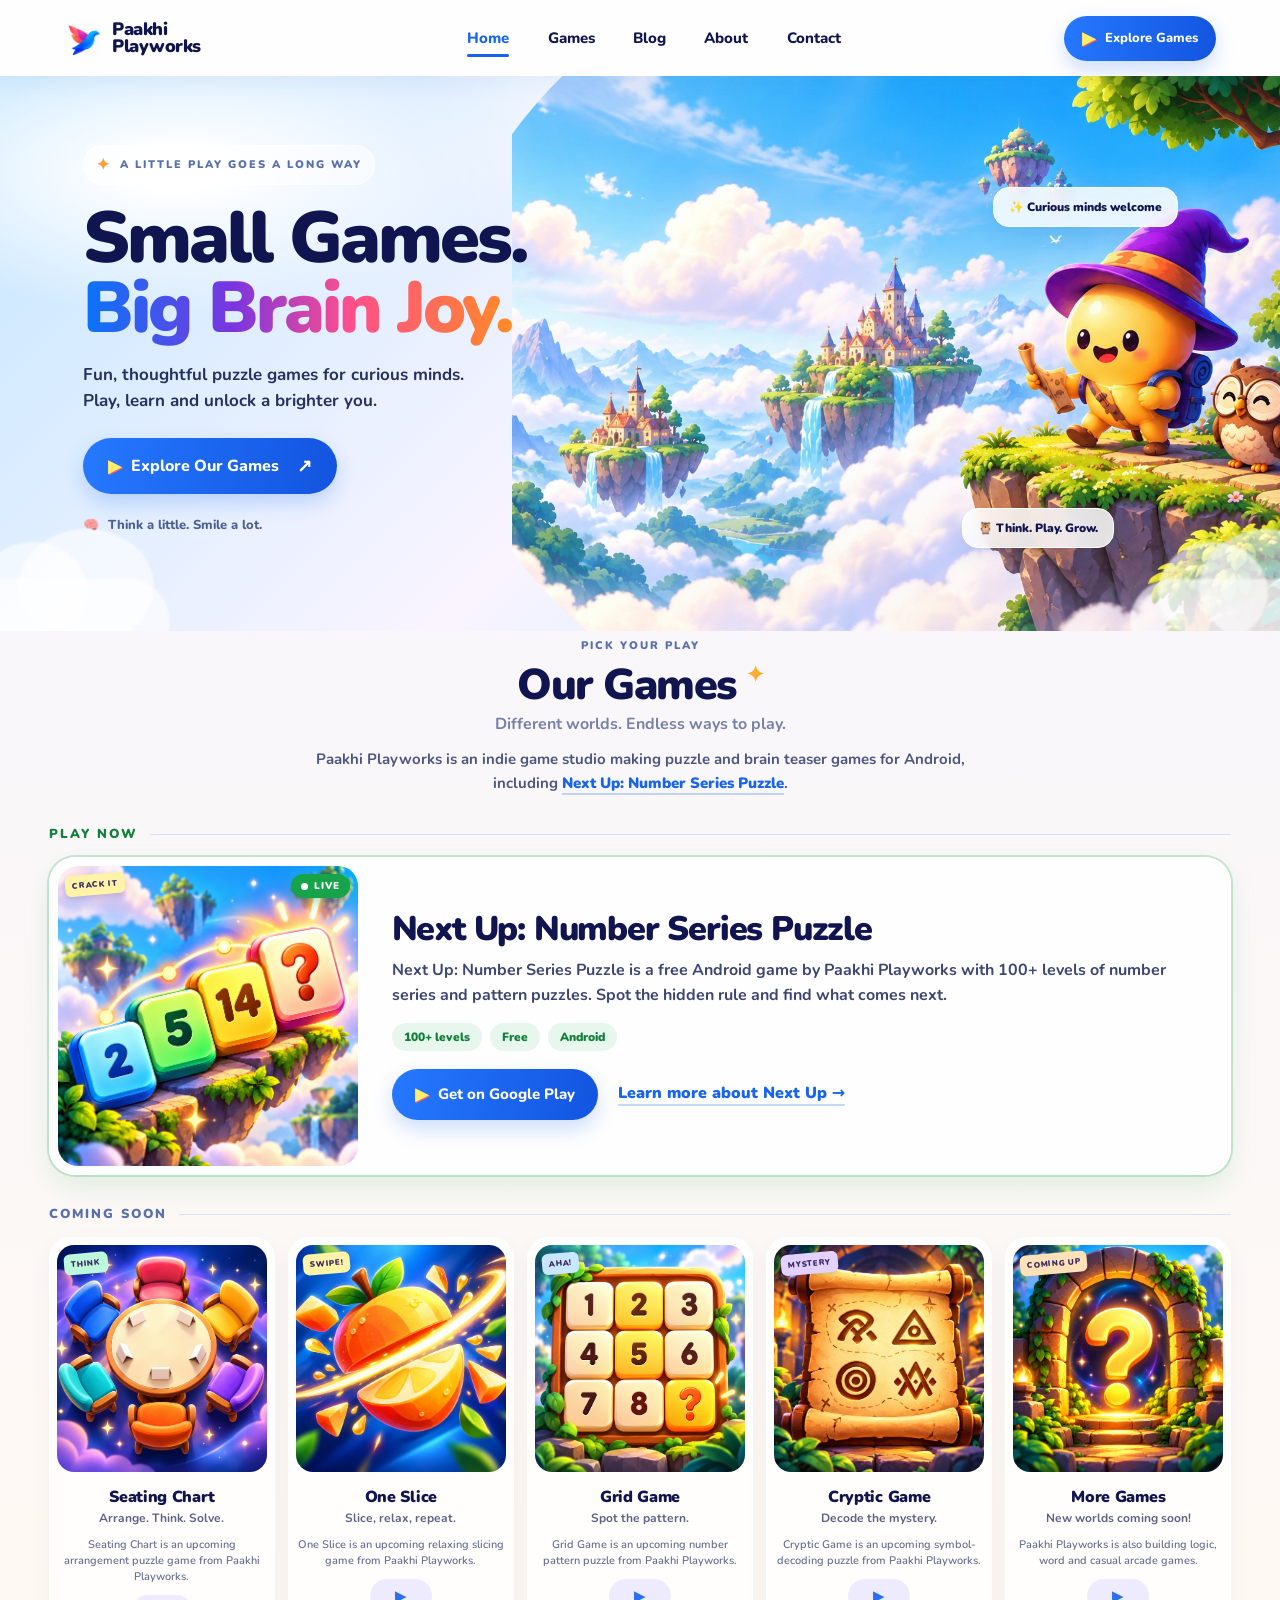
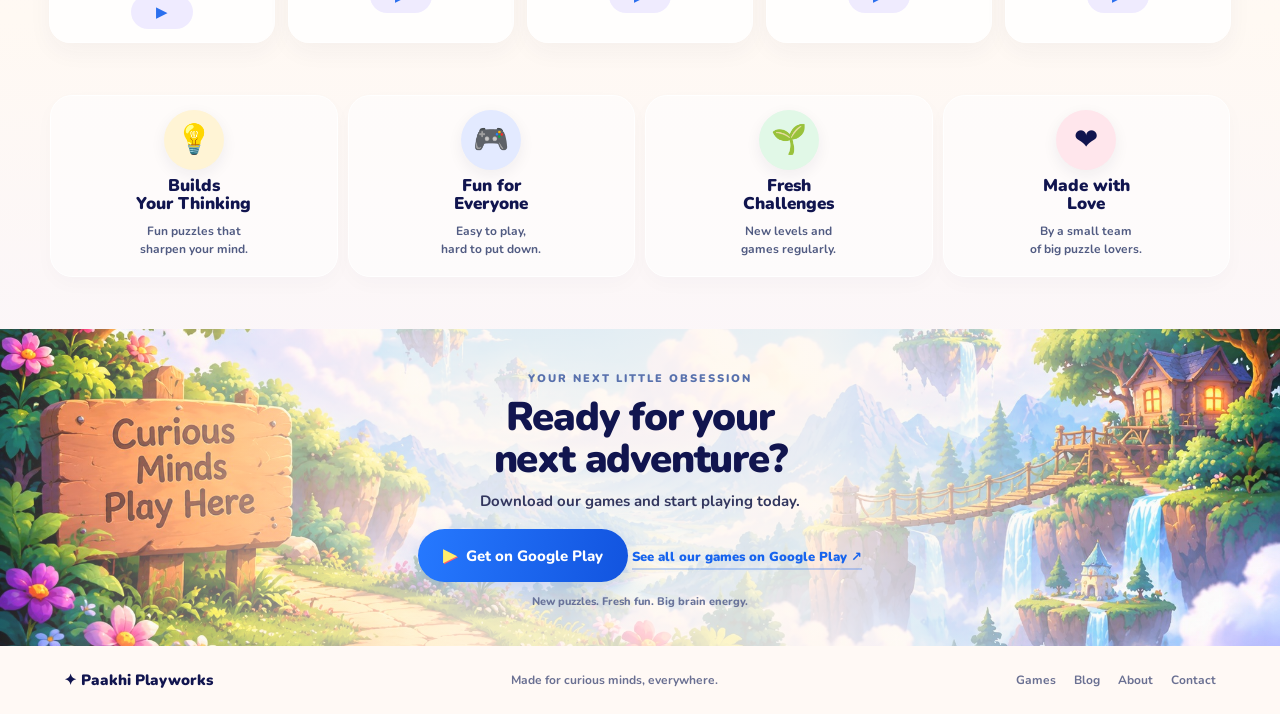
<file: index.html>
<!doctype html>
<html lang="en">
<head>
  <meta charset="utf-8">
  <meta name="viewport" content="width=device-width, initial-scale=1">
  <meta name="theme-color" content="#f8f6ff">
  <title>Paakhi Playworks - Puzzle &amp; Brain Games for Android</title>
  <meta name="description" content="Paakhi Playworks is an indie game studio making puzzle and brain teaser games for Android, including Next Up: Number Series Puzzle. Free to play.">
  <link rel="canonical" href="https://www.paakhiplayworks.com/">

  <meta property="og:type" content="website">
  <meta property="og:site_name" content="Paakhi Playworks">
  <meta property="og:title" content="Paakhi Playworks - Puzzle &amp; Brain Games for Android">
  <meta property="og:description" content="An indie game studio making puzzle and brain teaser games for Android, including Next Up: Number Series Puzzle.">
  <meta property="og:url" content="https://www.paakhiplayworks.com/">
  <meta property="og:image" content="https://www.paakhiplayworks.com/assets/hero-world.jpg">
  <meta name="twitter:card" content="summary_large_image">
  <meta name="twitter:title" content="Paakhi Playworks - Puzzle &amp; Brain Games for Android">
  <meta name="twitter:description" content="An indie game studio making puzzle and brain teaser games for Android, including Next Up: Number Series Puzzle.">
  <meta name="twitter:image" content="https://www.paakhiplayworks.com/assets/hero-world.jpg">

  <script type="application/ld+json">
  {
    "@context": "https://schema.org",
    "@graph": [
      {
        "@type": "Organization",
        "@id": "https://www.paakhiplayworks.com/#organization",
        "name": "Paakhi Playworks",
        "url": "https://www.paakhiplayworks.com/",
        "logo": "https://www.paakhiplayworks.com/assets/brand-mark.jpg",
        "description": "Paakhi Playworks is an indie game studio making puzzle and brain teaser games for Android, including Next Up: Number Series Puzzle.",
        "email": "paakhiplayworks@gmail.com",
        "sameAs": [
          "https://play.google.com/store/apps/developer?id=Paakhi+Playworks&hl=en_IN"
        ]
      },
      {
        "@type": "WebSite",
        "@id": "https://www.paakhiplayworks.com/#website",
        "url": "https://www.paakhiplayworks.com/",
        "name": "Paakhi Playworks",
        "description": "Puzzle and brain games for Android from an independent game studio.",
        "inLanguage": "en",
        "publisher": { "@id": "https://www.paakhiplayworks.com/#organization" }
      }
    ]
  }
  </script>

  <link rel="preconnect" href="https://fonts.googleapis.com">
  <link rel="preconnect" href="https://fonts.gstatic.com" crossorigin>
  <link href="https://fonts.googleapis.com/css2?family=Nunito:wght@400;500;600;700;800;900;1000&display=swap" rel="stylesheet">
  <link rel="stylesheet" href="/styles.css">
</head>
<body>
  <header class="topbar">
    <a class="brand" href="#home" aria-label="Paakhi Playworks home">
      <span class="brand-mark"><img src="/assets/brand-mark.jpg" alt=""></span>
      <span>Paakhi<br>Playworks</span>
    </a>
    <button class="menu-toggle" aria-label="Open navigation" aria-expanded="false">☰</button>
    <nav class="nav-links" aria-label="Main navigation">
      <a class="active" href="#home">Home</a>
      <a href="#games">Games</a>
      <a href="/blog/">Blog</a>
      <a href="#about">About</a>
      <a href="#contact">Contact</a>
    </nav>
    <a class="play-button top-play" href="#games"><span class="play-triangle">▶</span> Explore Games</a>
  </header>

  <main>
    <section class="hero" id="home">
      <div class="hero-sky"></div>
      <div class="hero-copy">
        <div class="eyebrow"><span class="sparkle">✦</span> A little play goes a long way</div>
        <h1>Small Games.<br><span class="rainbow">Big Brain Joy.</span></h1>
        <p>Fun, thoughtful puzzle games for curious minds.<br class="desktop-only"> Play, learn and unlock a brighter you.</p>
        <a class="play-button hero-button" href="#games"><span class="play-triangle">▶</span> Explore Our Games <span class="button-arrow">↗</span></a>
        <div class="hero-proof"><span>🧠</span> Think a little. Smile a lot.</div>
      </div>
      <div class="hero-art" role="img" aria-label="A whimsical fantasy world with floating islands, a castle, and a magical adventure"></div>
      <div class="floating-chip chip-one">✨ Curious minds welcome</div>
      <div class="floating-chip chip-two">🦉 Think. Play. Grow.</div>
      <div class="cloud cloud-left"></div><div class="cloud cloud-right"></div>
    </section>

    <section class="games-section" id="games">
      <div class="section-heading">
        <span class="section-kicker">PICK YOUR PLAY</span>
        <h2>Our Games <span class="heading-star">✦</span></h2>
        <p>Different worlds. Endless ways to play.</p>
        <p class="studio-line">Paakhi Playworks is an indie game studio making puzzle and brain teaser games for Android, including <a href="/next-up/">Next Up: Number Series Puzzle</a>.</p>
      </div>

      <h3 class="shelf-title live">Play now</h3>
      <article class="game-card featured-card is-live">
        <div class="game-art">
          <img src="/assets/series-game.jpg" alt="Next Up: Number Series Puzzle game artwork">
          <span class="card-sticker">CRACK IT</span>
          <span class="live-badge"><span class="live-dot"></span>Live</span>
        </div>
        <div class="featured-body">
          <h4>Next Up: Number Series Puzzle</h4>
          <p class="card-desc">Next Up: Number Series Puzzle is a free Android game by Paakhi Playworks with 100+ levels of number series and pattern puzzles. Spot the hidden rule and find what comes next.</p>
          <ul class="featured-facts"><li>100+ levels</li><li>Free</li><li>Android</li></ul>
          <div class="cta-row">
            <a class="play-button" href="https://play.google.com/store/apps/details?id=com.paakhiplayworks.nextup" target="_blank" rel="noopener"><span class="play-triangle">▶</span> Get on Google Play</a>
            <a class="text-link" href="/next-up/">Learn more about Next Up →</a>
          </div>
        </div>
      </article>

      <h3 class="shelf-title">Coming soon</h3>
      <div class="game-grid soon">
        <article class="game-card soon card-seating">
          <div class="game-art"><img src="/assets/seating-chart.jpg" alt="Seating Chart game artwork"><span class="card-sticker">THINK</span></div>
          <div class="game-info"><h4>Seating Chart</h4><p>Arrange. Think. Solve.</p><p class="card-desc">Seating Chart is an upcoming arrangement puzzle game from Paakhi Playworks.</p><button class="launch-button" data-game="Seating Chart" aria-label="About Seating Chart">▶</button></div>
        </article>
        <article class="game-card soon card-slice">
          <div class="game-art"><img src="/assets/one-slice.jpg" alt="Colorful One Slice game artwork"><span class="card-sticker">SWIPE!</span></div>
          <div class="game-info"><h4>One Slice</h4><p>Slice, relax, repeat.</p><p class="card-desc">One Slice is an upcoming relaxing slicing game from Paakhi Playworks.</p><button class="launch-button" data-game="One Slice" aria-label="About One Slice">▶</button></div>
        </article>
        <article class="game-card soon card-grid">
          <div class="game-art"><img src="/assets/grid-game.jpg" alt="Grid Game number puzzle artwork"><span class="card-sticker">AHA!</span></div>
          <div class="game-info"><h4>Grid Game</h4><p>Spot the pattern.</p><p class="card-desc">Grid Game is an upcoming number pattern puzzle from Paakhi Playworks.</p><button class="launch-button" data-game="Grid Game" aria-label="About Grid Game">▶</button></div>
        </article>
        <article class="game-card soon card-cryptic">
          <div class="game-art"><img src="/assets/cryptic-game.jpg" alt="Cryptic Game symbol puzzle artwork"><span class="card-sticker">MYSTERY</span></div>
          <div class="game-info"><h4>Cryptic Game</h4><p>Decode the mystery.</p><p class="card-desc">Cryptic Game is an upcoming symbol-decoding puzzle from Paakhi Playworks.</p><button class="launch-button" data-game="Cryptic Game" aria-label="About Cryptic Game">▶</button></div>
        </article>
        <article class="game-card soon card-more">
          <div class="game-art"><img src="/assets/more-games.jpg" alt="A glowing mystery door representing more games"><span class="card-sticker">COMING UP</span></div>
          <div class="game-info"><h4>More Games</h4><p>New worlds coming soon!</p><p class="card-desc">Paakhi Playworks is also building logic, word and casual arcade games.</p><button class="launch-button" data-game="More Games" aria-label="About more games">▶</button></div>
        </article>
      </div>
    </section>

    <section class="promise-section" id="about">
      <div class="promise">
        <div class="promise-icon bulb">💡</div><h3>Builds<br>Your Thinking</h3><p>Fun puzzles that<br>sharpen your mind.</p>
      </div>
      <div class="promise">
        <div class="promise-icon gamepad">🎮</div><h3>Fun for<br>Everyone</h3><p>Easy to play,<br>hard to put down.</p>
      </div>
      <div class="promise">
        <div class="promise-icon sprout">🌱</div><h3>Fresh<br>Challenges</h3><p>New levels and<br>games regularly.</p>
      </div>
      <div class="promise">
        <div class="promise-icon heart">❤️</div><h3>Made with<br>Love</h3><p>By a small team<br>of big puzzle lovers.</p>
      </div>
    </section>

    <section class="adventure" id="contact">
      <div class="adventure-art"></div>
      <div class="adventure-content">
        <span class="section-kicker">YOUR NEXT LITTLE OBSESSION</span>
        <h2>Ready for your<br>next adventure?</h2>
        <p>Download our games and start playing today.</p>
        <a class="play-button download-button" href="https://play.google.com/store/apps/details?id=com.paakhiplayworks.nextup" target="_blank" rel="noopener"><span class="play-triangle">▶</span> Get on Google Play</a>
        <a class="dev-link" href="https://play.google.com/store/apps/developer?id=Paakhi+Playworks&amp;hl=en_IN" target="_blank" rel="noopener">See all our games on Google Play <span aria-hidden="true">↗</span></a>
        <small>New puzzles. Fresh fun. Big brain energy.</small>
      </div>
    </section>
  </main>

  <footer>
    <a class="footer-brand" href="#home">✦ Paakhi Playworks</a>
    <span>Made for curious minds, everywhere.</span>
    <div><a href="#games">Games</a><a href="/blog/">Blog</a><a href="#about">About</a><a href="mailto:paakhiplayworks@gmail.com">Contact</a></div>
  </footer>

  <div class="modal" id="game-modal" role="dialog" aria-modal="true" aria-labelledby="modal-title" hidden>
    <div class="modal-box">
      <button class="modal-close" aria-label="Close dialog">×</button>
      <div class="modal-emoji">✨</div>
      <p class="section-kicker">ADVENTURE AHEAD</p>
      <h2 id="modal-title">Coming soon!</h2>
      <p id="modal-message">We're polishing this little world. Check back soon!</p>
      <button class="play-button modal-ok">Sounds good!</button>
    </div>
  </div>
  <script src="/analytics.js" defer></script>
  <script src="/script.js"></script>
</body>
</html>
</file>
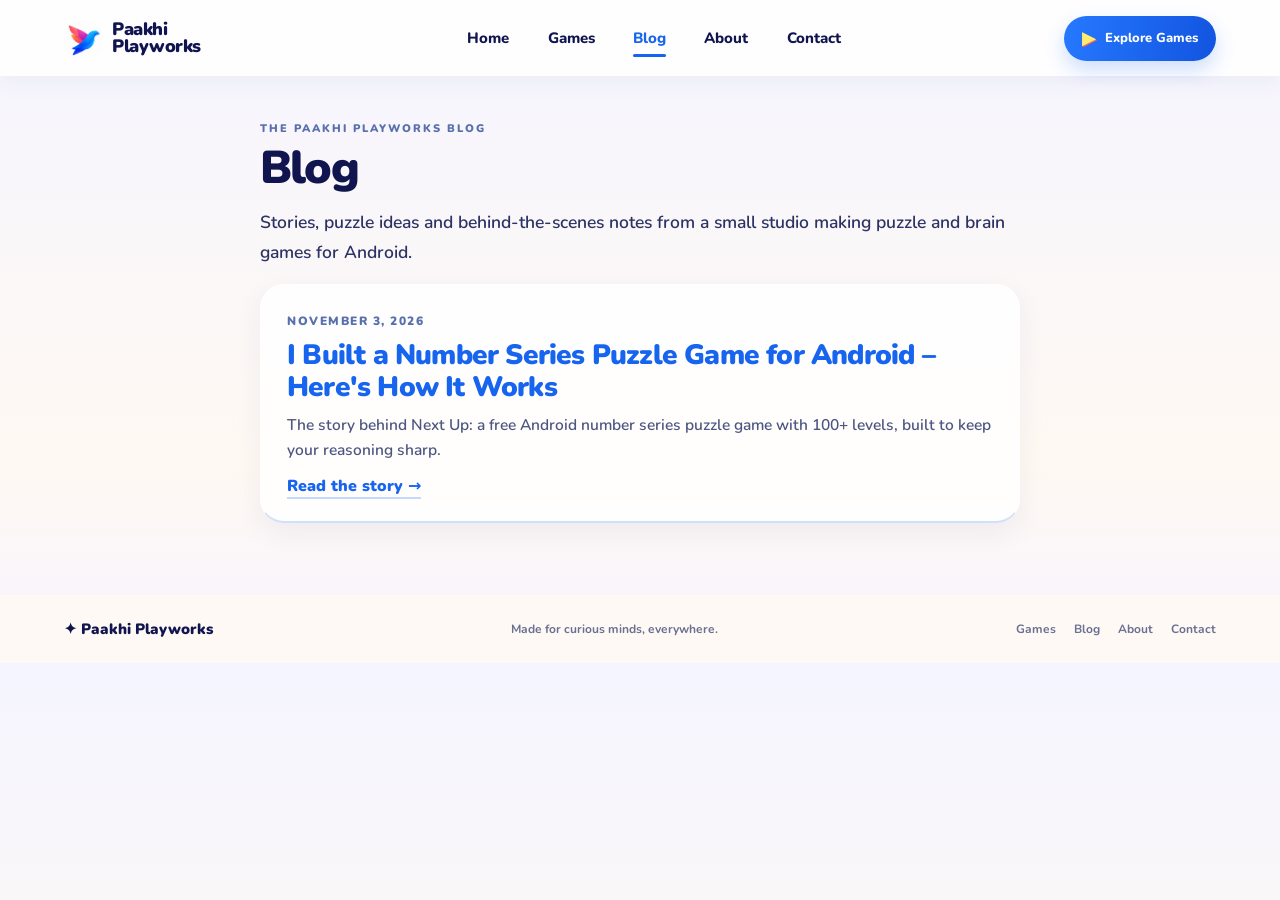
<file: blog/index.html>
<!doctype html>
<html lang="en">
<head>
  <meta charset="utf-8">
  <meta name="viewport" content="width=device-width, initial-scale=1">
  <meta name="theme-color" content="#f8f6ff">
  <title>Blog | Paakhi Playworks - Puzzle &amp; Brain Games for Android</title>
  <meta name="description" content="Stories, puzzle ideas and behind-the-scenes notes from Paakhi Playworks, an indie studio making puzzle and brain games for Android.">
  <link rel="canonical" href="https://www.paakhiplayworks.com/blog/">

  <meta property="og:type" content="website">
  <meta property="og:site_name" content="Paakhi Playworks">
  <meta property="og:title" content="Paakhi Playworks Blog">
  <meta property="og:description" content="Stories, puzzle ideas and behind-the-scenes notes from an indie puzzle game studio.">
  <meta property="og:url" content="https://www.paakhiplayworks.com/blog/">
  <meta property="og:image" content="https://www.paakhiplayworks.com/assets/series-game.jpg">
  <meta name="twitter:card" content="summary_large_image">

  <link rel="preconnect" href="https://fonts.googleapis.com">
  <link rel="preconnect" href="https://fonts.gstatic.com" crossorigin>
  <link href="https://fonts.googleapis.com/css2?family=Nunito:wght@400;500;600;700;800;900;1000&display=swap" rel="stylesheet">
  <link rel="stylesheet" href="/styles.css">
</head>
<body>
  <header class="topbar">
    <a class="brand" href="/" aria-label="Paakhi Playworks home">
      <span class="brand-mark"><img src="/assets/brand-mark.jpg" alt=""></span>
      <span>Paakhi<br>Playworks</span>
    </a>
    <button class="menu-toggle" aria-label="Open navigation" aria-expanded="false">☰</button>
    <nav class="nav-links" aria-label="Main navigation">
      <a href="/">Home</a>
      <a href="/#games">Games</a>
      <a class="active" href="/blog/">Blog</a>
      <a href="/#about">About</a>
      <a href="/#contact">Contact</a>
    </nav>
    <a class="play-button top-play" href="/#games"><span class="play-triangle">▶</span> Explore Games</a>
  </header>

  <main class="page">
    <div class="article">
      <span class="section-kicker">THE PAAKHI PLAYWORKS BLOG</span>
      <h1>Blog</h1>
      <p>Stories, puzzle ideas and behind-the-scenes notes from a small studio making puzzle and brain games for Android.</p>

      <a class="post-card" href="/blog/i-built-a-number-series-puzzle-game/">
        <span class="post-meta"><time datetime="2026-11-03">November 3, 2026</time></span>
        <h2>I Built a Number Series Puzzle Game for Android – Here's How It Works</h2>
        <p>The story behind Next Up: a free Android number series puzzle game with 100+ levels, built to keep your reasoning sharp.</p>
        <span class="text-link">Read the story →</span>
      </a>
    </div>
  </main>

  <footer>
    <a class="footer-brand" href="/">✦ Paakhi Playworks</a>
    <span>Made for curious minds, everywhere.</span>
    <div><a href="/#games">Games</a><a href="/blog/">Blog</a><a href="/#about">About</a><a href="mailto:paakhiplayworks@gmail.com">Contact</a></div>
  </footer>
  <script src="/analytics.js" defer></script>
  <script src="/script.js"></script>
</body>
</html>
</file>
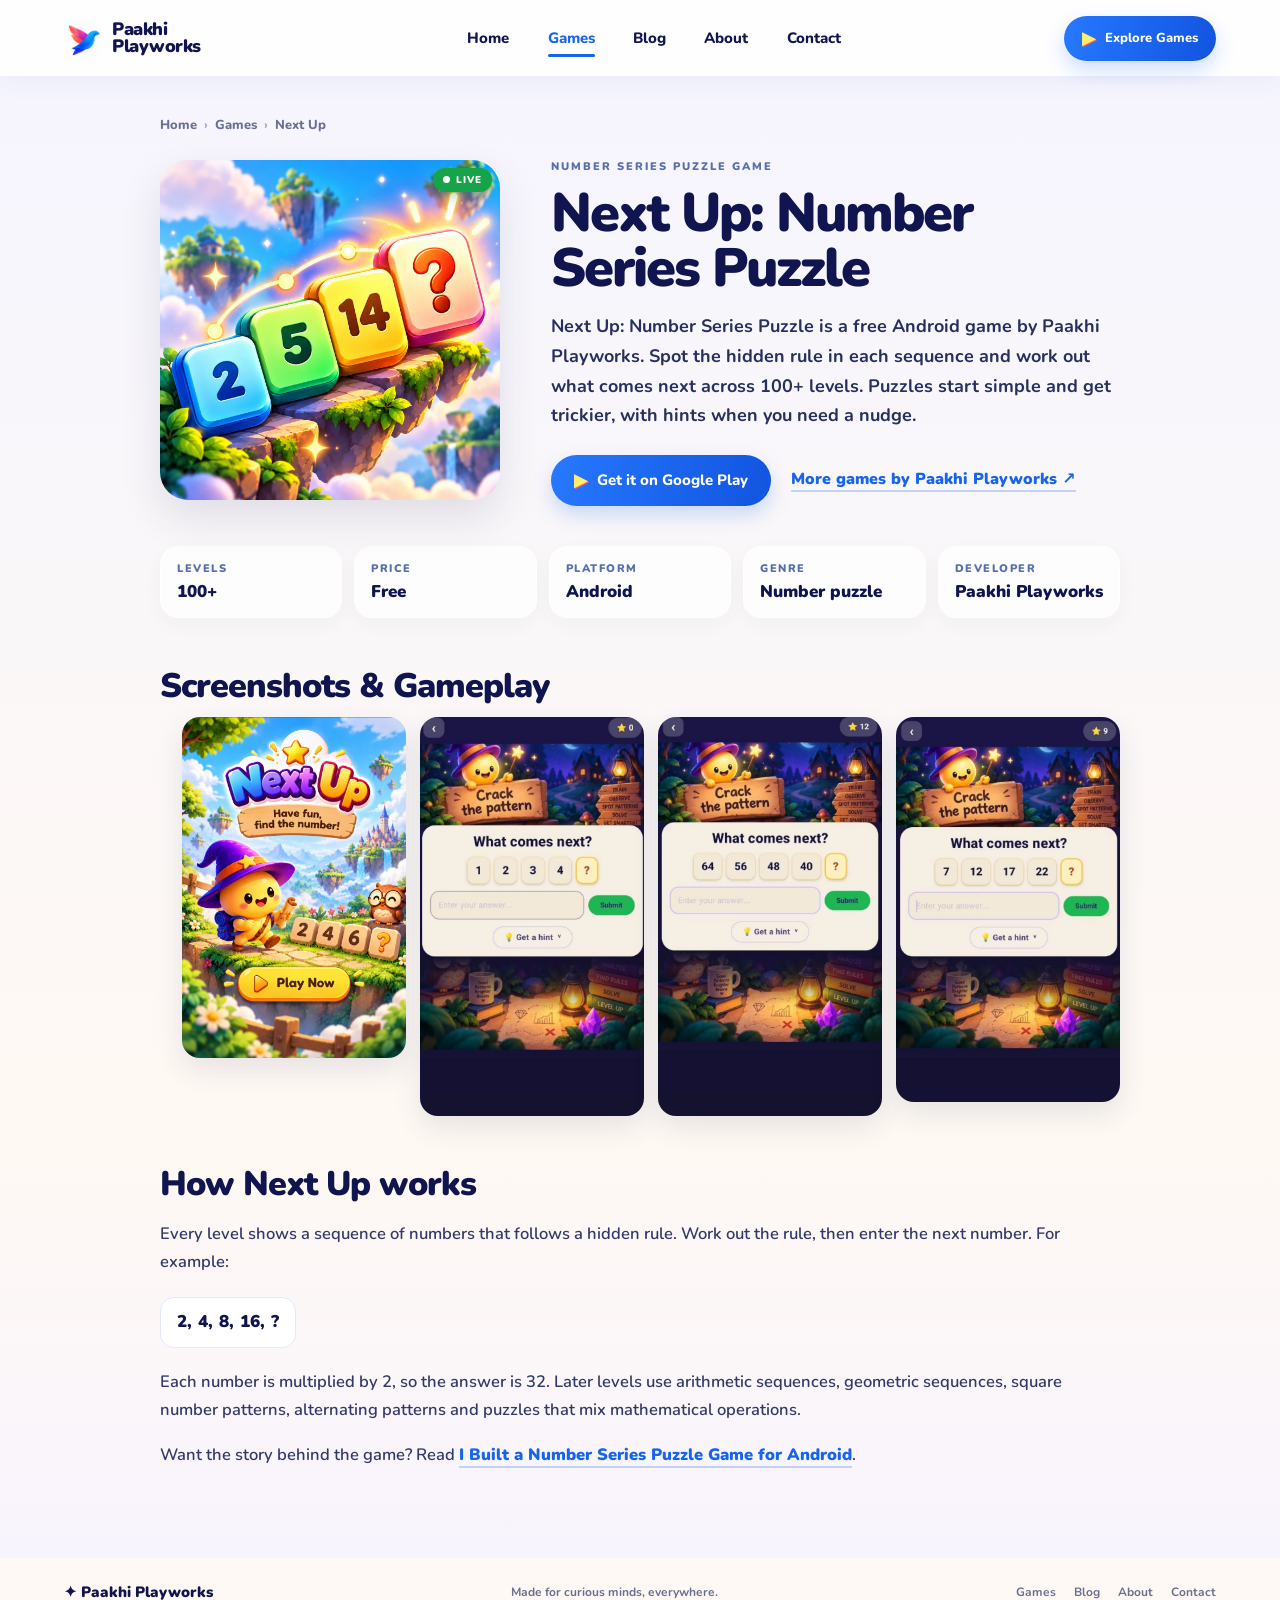
<file: next-up/index.html>
<!doctype html>
<html lang="en">
<head>
  <meta charset="utf-8">
  <meta name="viewport" content="width=device-width, initial-scale=1">
  <meta name="theme-color" content="#f8f6ff">
  <title>Next Up: Number Series Puzzle - Free Android Game | Paakhi Playworks</title>
  <meta name="description" content="Next Up: Number Series Puzzle is a free Android game by Paakhi Playworks with 100+ levels of number series and pattern puzzles. Find the rule, find what comes next.">
  <link rel="canonical" href="https://www.paakhiplayworks.com/next-up/">

  <meta property="og:type" content="website">
  <meta property="og:site_name" content="Paakhi Playworks">
  <meta property="og:title" content="Next Up: Number Series Puzzle - Free Android Game">
  <meta property="og:description" content="A free Android game with 100+ levels of number series and pattern puzzles from Paakhi Playworks.">
  <meta property="og:url" content="https://www.paakhiplayworks.com/next-up/">
  <meta property="og:image" content="https://www.paakhiplayworks.com/assets/series-game.jpg">
  <meta name="twitter:card" content="summary_large_image">
  <meta name="twitter:title" content="Next Up: Number Series Puzzle - Free Android Game">
  <meta name="twitter:description" content="A free Android game with 100+ levels of number series and pattern puzzles from Paakhi Playworks.">
  <meta name="twitter:image" content="https://www.paakhiplayworks.com/assets/series-game.jpg">

  <script type="application/ld+json">
  {
    "@context": "https://schema.org",
    "@type": "SoftwareApplication",
    "name": "Next Up: Number Series Puzzle",
    "alternateName": "Next Up",
    "description": "Next Up: Number Series Puzzle is a free Android game with 100+ levels of number series and pattern puzzles. Players find the hidden rule in each sequence and work out the next number.",
    "url": "https://www.paakhiplayworks.com/next-up/",
    "image": "https://www.paakhiplayworks.com/assets/series-game.jpg",
    "applicationCategory": "GameApplication",
    "genre": "Puzzle",
    "operatingSystem": "Android",
    "inLanguage": "en",
    "isAccessibleForFree": true,
    "installUrl": "https://play.google.com/store/apps/details?id=com.paakhiplayworks.nextup",
    "sameAs": ["https://play.google.com/store/apps/details?id=com.paakhiplayworks.nextup"],
    "offers": {
      "@type": "Offer",
      "price": "0",
      "priceCurrency": "USD",
      "availability": "https://schema.org/InStock"
    },
    "author": {
      "@type": "Organization",
      "name": "Paakhi Playworks",
      "url": "https://www.paakhiplayworks.com/"
    },
    "publisher": {
      "@type": "Organization",
      "name": "Paakhi Playworks",
      "url": "https://www.paakhiplayworks.com/"
    }
  }
  </script>
  <script type="application/ld+json">
  {
    "@context": "https://schema.org",
    "@type": "BreadcrumbList",
    "itemListElement": [
      { "@type": "ListItem", "position": 1, "name": "Home", "item": "https://www.paakhiplayworks.com/" },
      { "@type": "ListItem", "position": 2, "name": "Games", "item": "https://www.paakhiplayworks.com/#games" },
      { "@type": "ListItem", "position": 3, "name": "Next Up: Number Series Puzzle", "item": "https://www.paakhiplayworks.com/next-up/" }
    ]
  }
  </script>

  <link rel="preconnect" href="https://fonts.googleapis.com">
  <link rel="preconnect" href="https://fonts.gstatic.com" crossorigin>
  <link href="https://fonts.googleapis.com/css2?family=Nunito:wght@400;500;600;700;800;900;1000&display=swap" rel="stylesheet">
  <link rel="stylesheet" href="/styles.css">
</head>
<body>
  <header class="topbar">
    <a class="brand" href="/" aria-label="Paakhi Playworks home">
      <span class="brand-mark"><img src="/assets/brand-mark.jpg" alt=""></span>
      <span>Paakhi<br>Playworks</span>
    </a>
    <button class="menu-toggle" aria-label="Open navigation" aria-expanded="false">☰</button>
    <nav class="nav-links" aria-label="Main navigation">
      <a href="/">Home</a>
      <a class="active" href="/#games">Games</a>
      <a href="/blog/">Blog</a>
      <a href="/#about">About</a>
      <a href="/#contact">Contact</a>
    </nav>
    <a class="play-button top-play" href="/#games"><span class="play-triangle">▶</span> Explore Games</a>
  </header>

  <main class="page">
    <nav class="breadcrumb" aria-label="Breadcrumb"><a href="/">Home</a><span>›</span><a href="/#games">Games</a><span>›</span>Next Up</nav>

    <section class="product-hero">
      <div class="game-art">
        <img src="/assets/series-game.jpg" alt="Next Up: Number Series Puzzle game artwork">
        <span class="live-badge"><span class="live-dot"></span>Live</span>
      </div>
      <div>
        <span class="section-kicker">NUMBER SERIES PUZZLE GAME</span>
        <h1>Next Up: Number Series Puzzle</h1>
        <p class="lead">Next Up: Number Series Puzzle is a free Android game by Paakhi Playworks. Spot the hidden rule in each sequence and work out what comes next across 100+ levels. Puzzles start simple and get trickier, with hints when you need a nudge.</p>
        <div class="cta-row">
          <a class="play-button" href="https://play.google.com/store/apps/details?id=com.paakhiplayworks.nextup" target="_blank" rel="noopener"><span class="play-triangle">▶</span> Get it on Google Play</a>
          <a class="text-link" href="https://play.google.com/store/apps/developer?id=Paakhi+Playworks&amp;hl=en_IN" target="_blank" rel="noopener">More games by Paakhi Playworks ↗</a>
        </div>
      </div>
    </section>

    <dl class="facts" aria-label="Key facts about Next Up">
      <div><dt>Levels</dt><dd>100+</dd></div>
      <div><dt>Price</dt><dd>Free</dd></div>
      <div><dt>Platform</dt><dd>Android</dd></div>
      <div><dt>Genre</dt><dd>Number puzzle</dd></div>
      <div><dt>Developer</dt><dd>Paakhi Playworks</dd></div>
    </dl>

    <section class="block">
      <h2>Screenshots & Gameplay</h2>
      <ul class="shots">
        <li><figure><img src="/assets/next-up/screenshot-1.jpg" alt="Next Up gameplay screenshot: a number series puzzle" loading="lazy" onerror="this.closest('li').hidden=true"></figure></li>
        <li><figure><img src="/assets/next-up/screenshot-2.jpg" alt="Next Up gameplay screenshot: solving a pattern with a hint" loading="lazy" onerror="this.closest('li').hidden=true"></figure></li>
        <li><figure><img src="/assets/next-up/screenshot-3.jpg" alt="Next Up level select screen" loading="lazy" onerror="this.closest('li').hidden=true"></figure></li>
        <li><figure><img src="/assets/next-up/screenshot-4.jpg" alt="Next Up harder pattern puzzle" loading="lazy" onerror="this.closest('li').hidden=true"></figure></li>
      </ul>
    </section>

    <section class="block">
      <h2>How Next Up works</h2>
      <p>Every level shows a sequence of numbers that follows a hidden rule. Work out the rule, then enter the next number. For example:</p>
      <p><span class="example">2, 4, 8, 16, ?</span></p>
      <p>Each number is multiplied by 2, so the answer is 32. Later levels use arithmetic sequences, geometric sequences, square number patterns, alternating patterns and puzzles that mix mathematical operations.</p>
      <p>Want the story behind the game? Read <a class="text-link" href="/blog/i-built-a-number-series-puzzle-game/">I Built a Number Series Puzzle Game for Android</a>.</p>
    </section>
  </main>

  <footer>
    <a class="footer-brand" href="/">✦ Paakhi Playworks</a>
    <span>Made for curious minds, everywhere.</span>
    <div><a href="/#games">Games</a><a href="/blog/">Blog</a><a href="/#about">About</a><a href="mailto:paakhiplayworks@gmail.com">Contact</a></div>
  </footer>
  <script src="/analytics.js" defer></script>
  <script src="/script.js"></script>
</body>
</html>
</file>
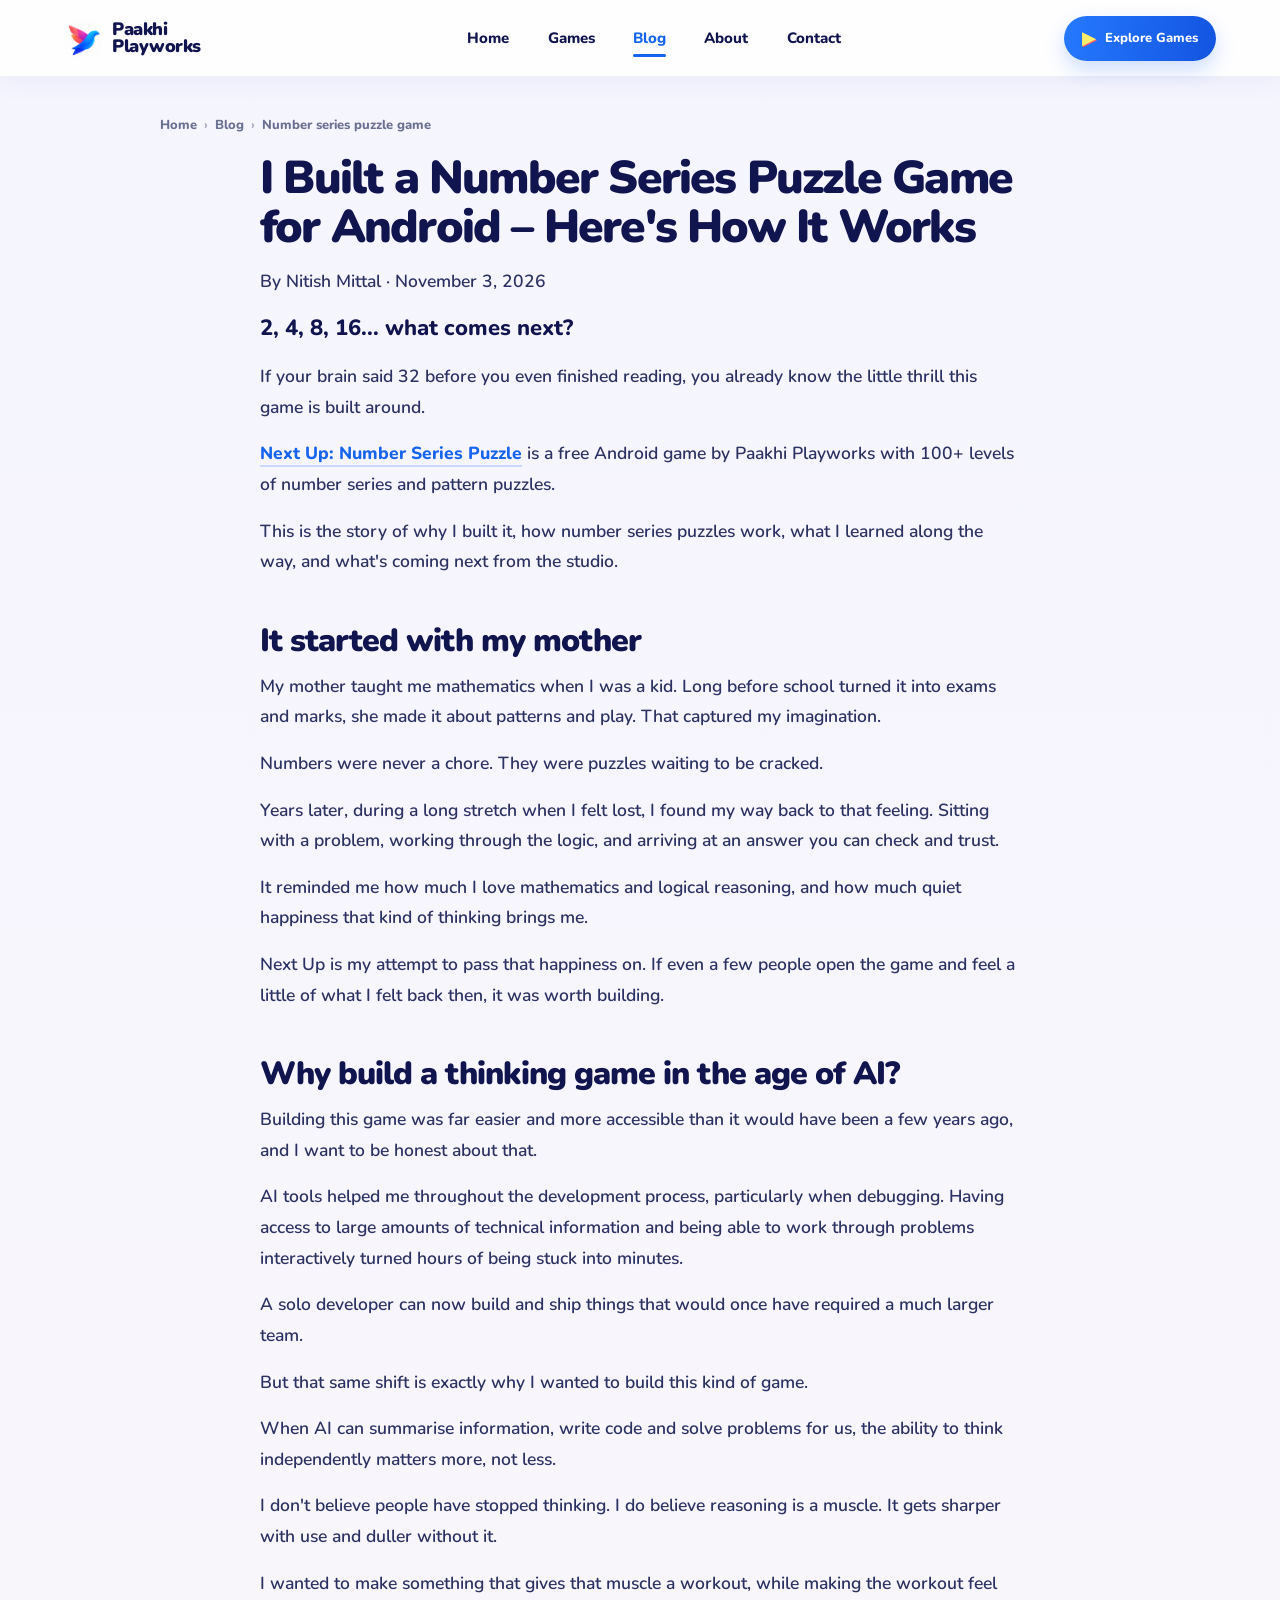
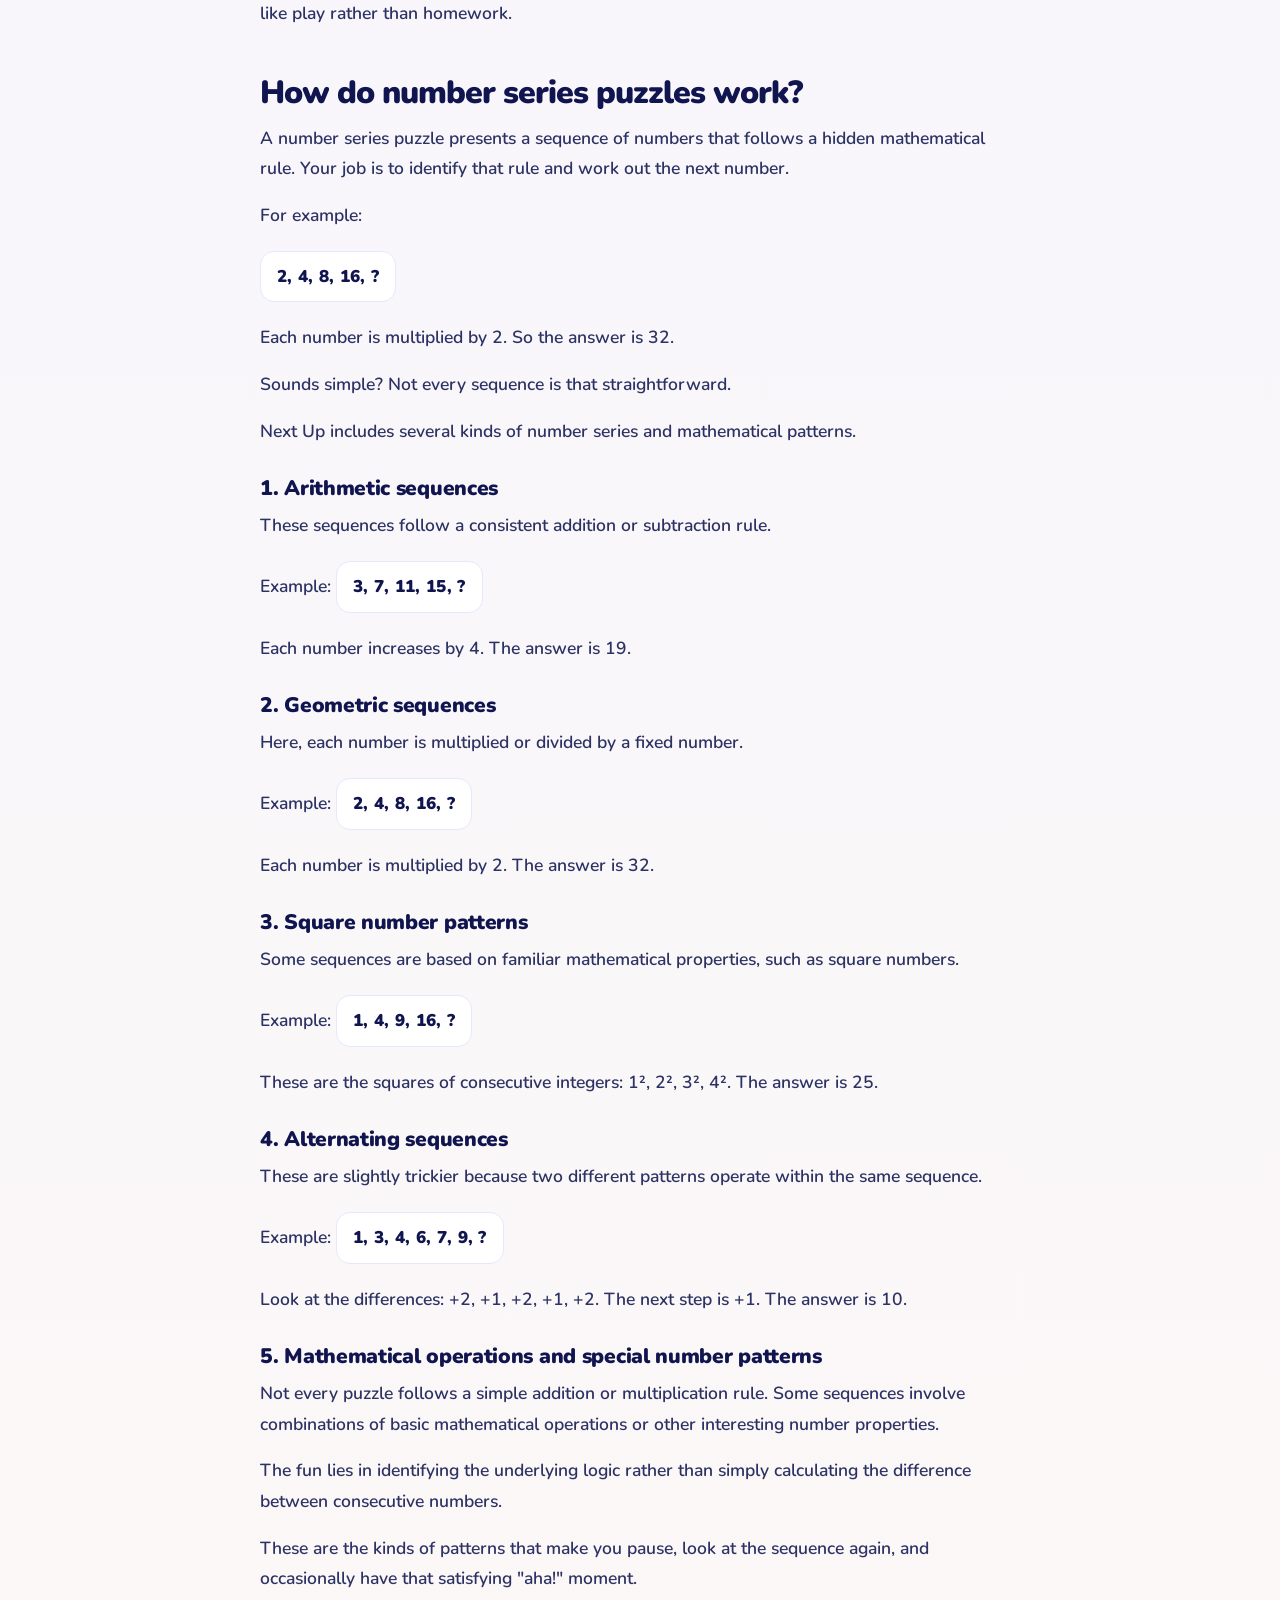
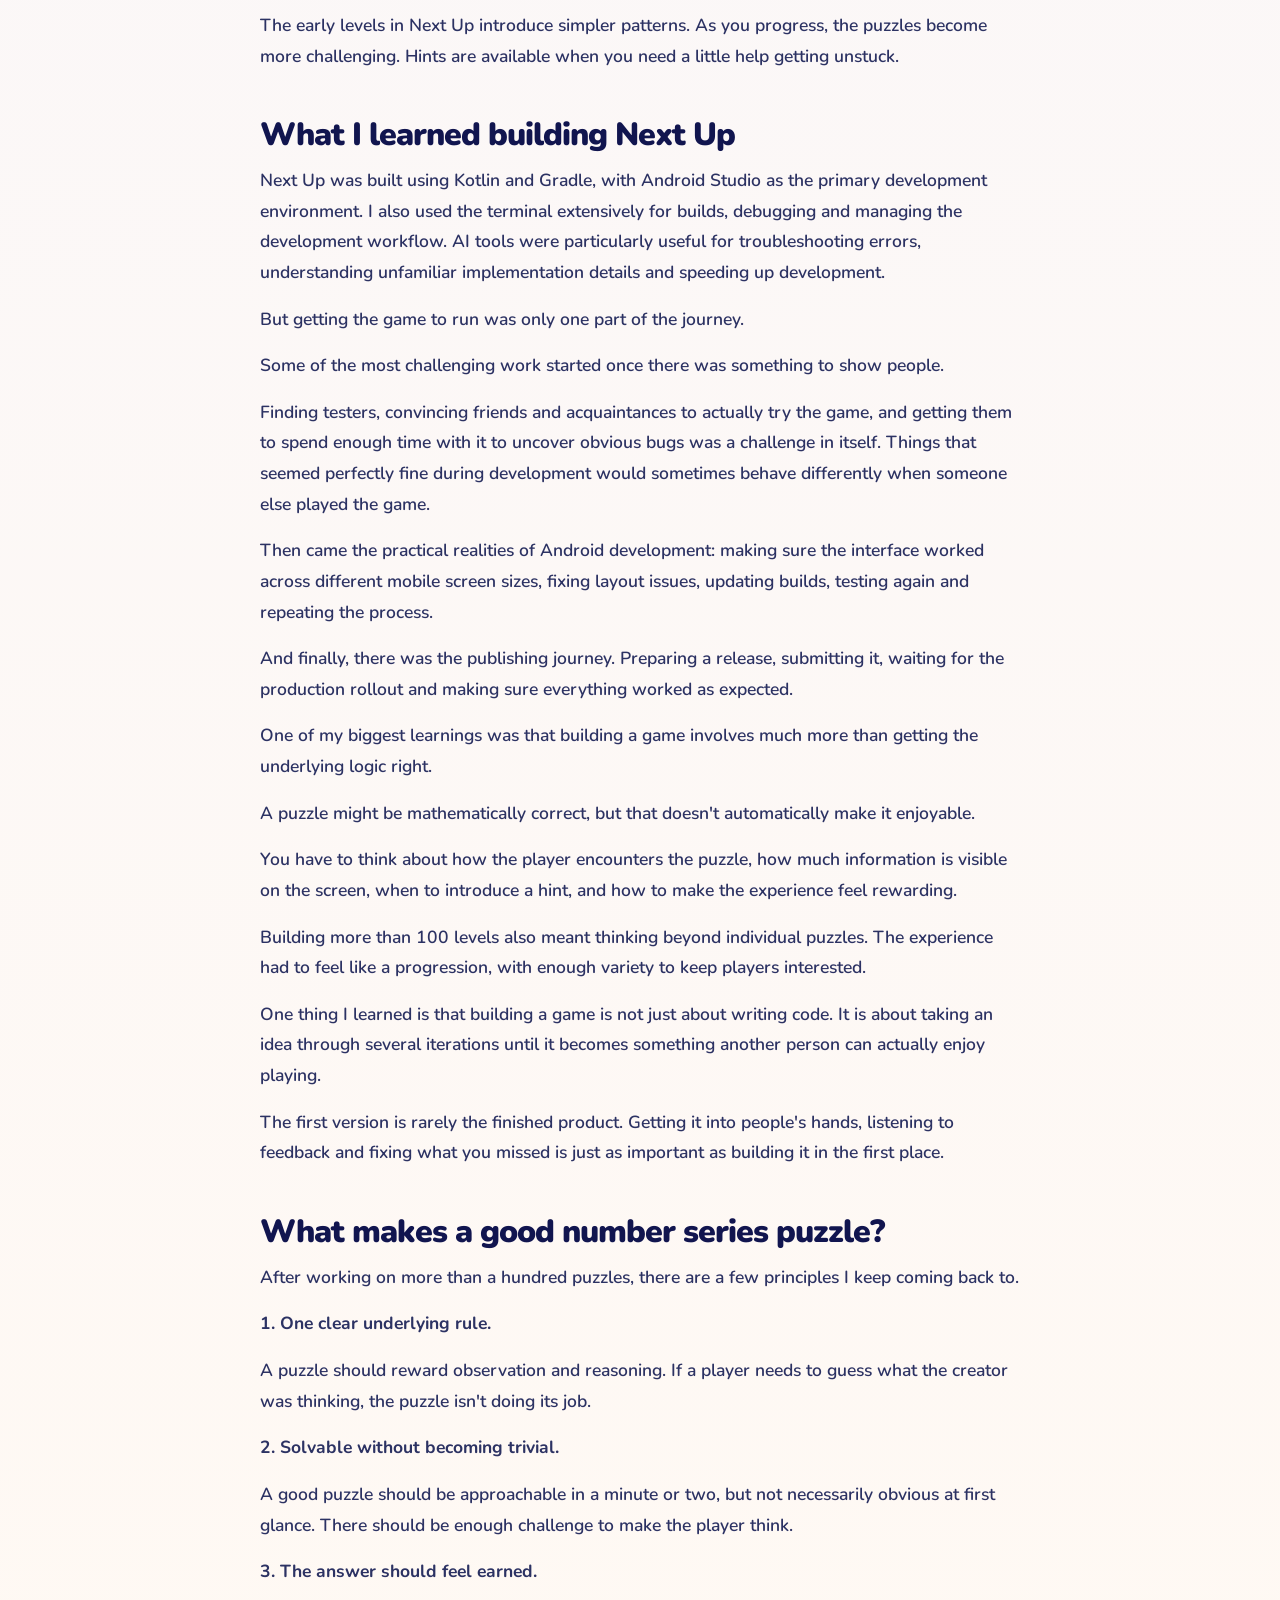
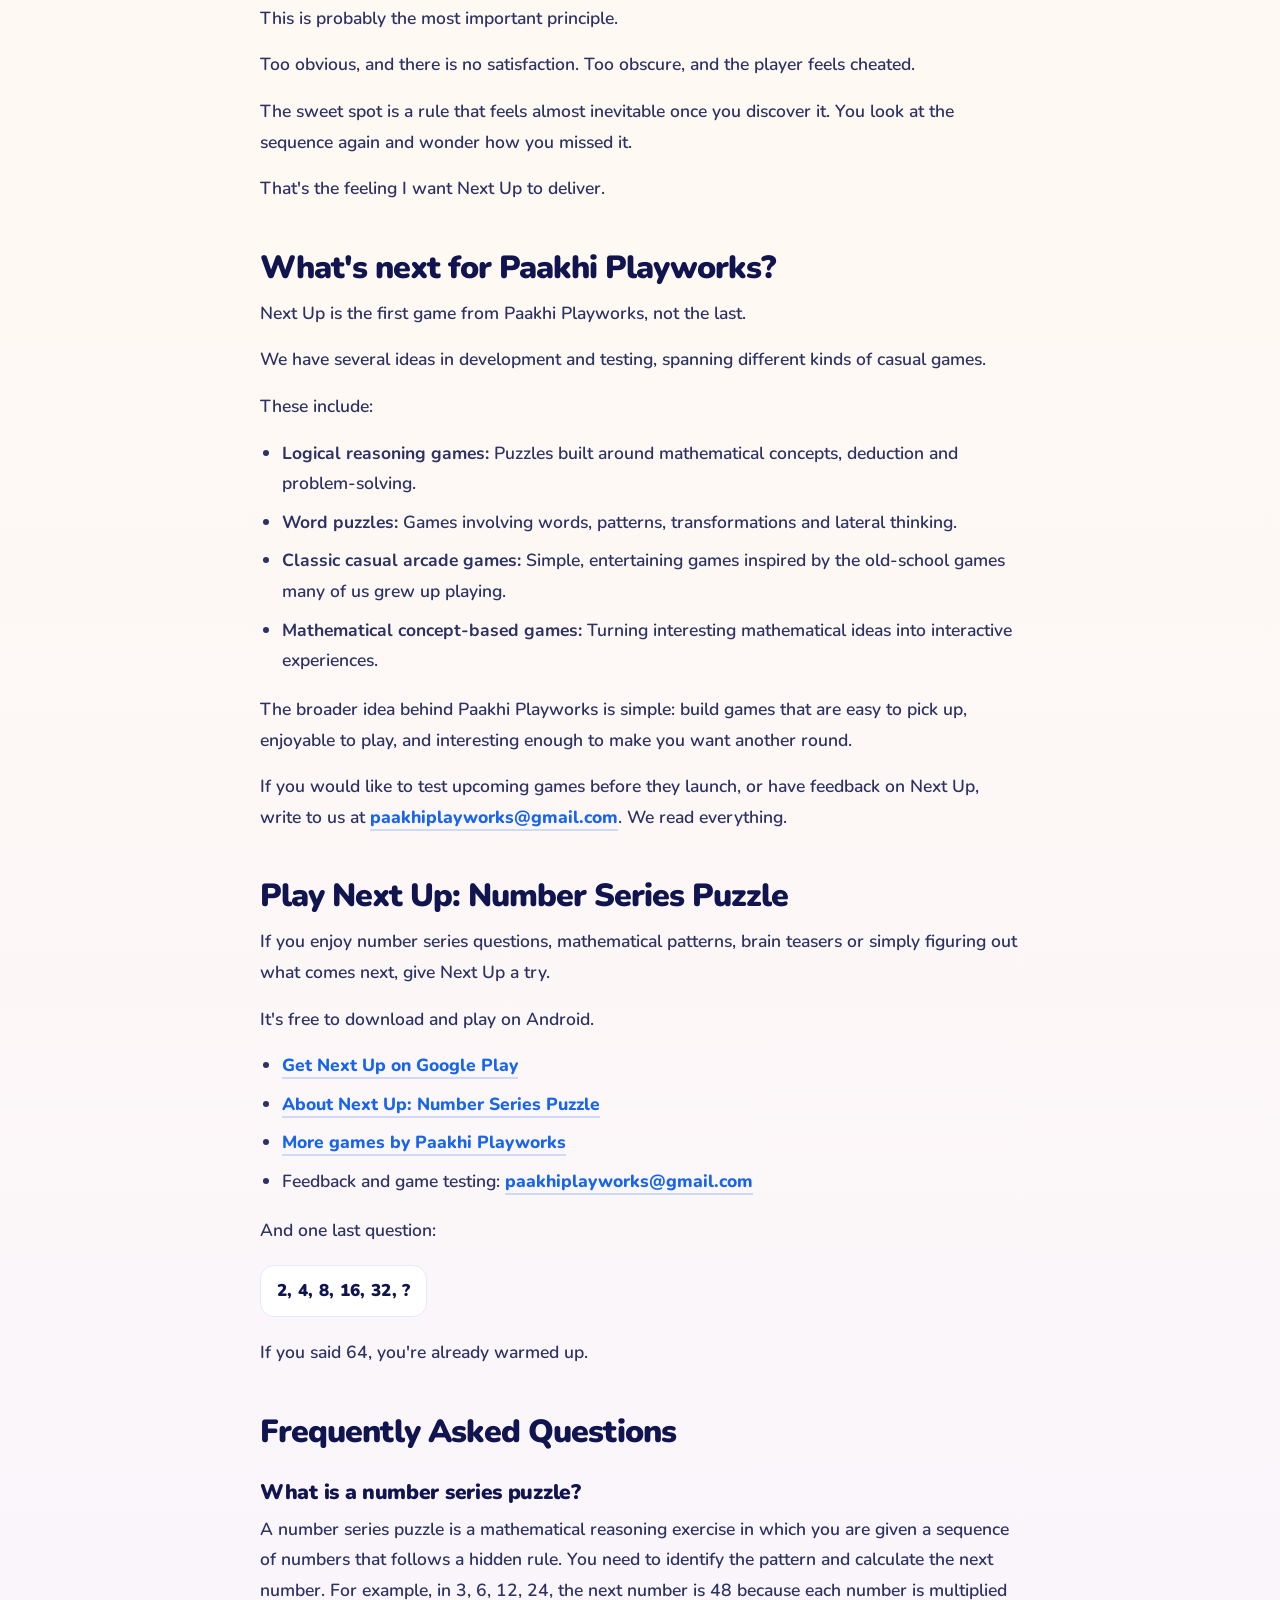
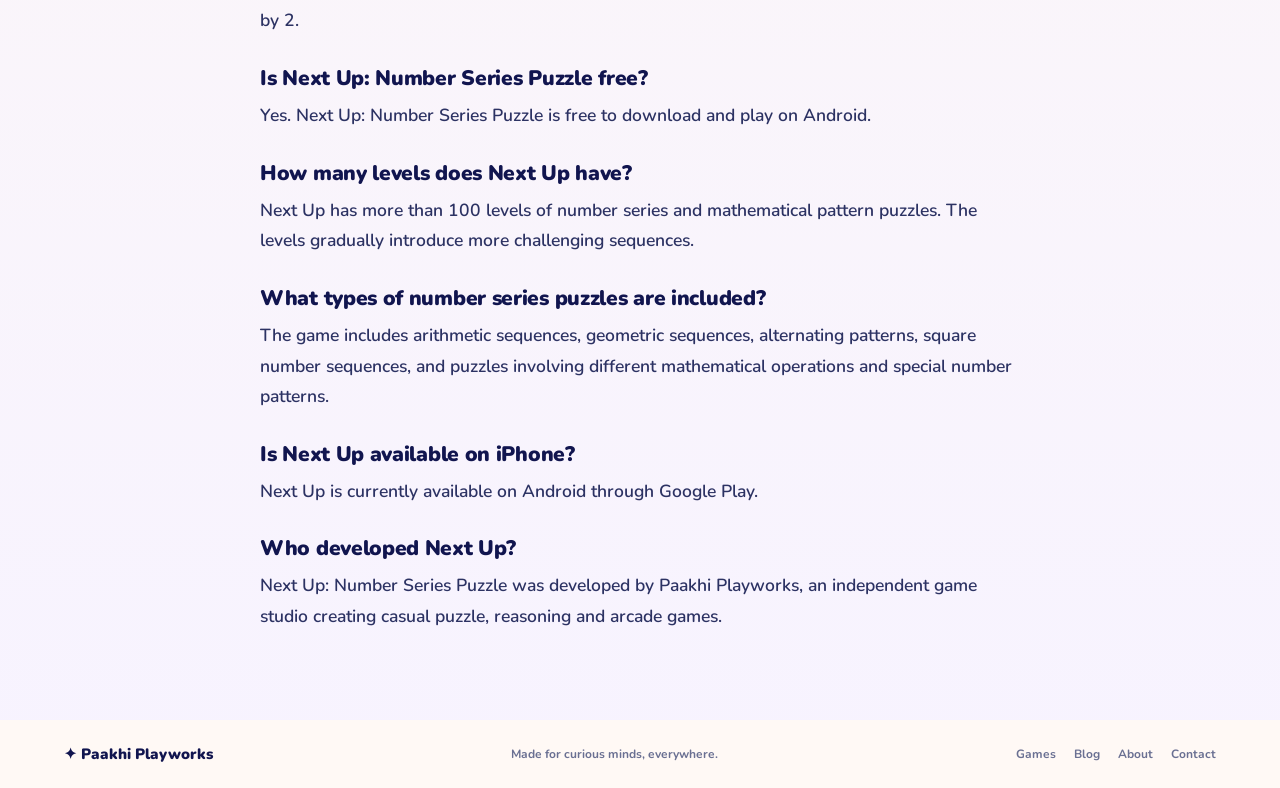
<file: blog/i-built-a-number-series-puzzle-game/index.html>
<!doctype html>
<html lang="en">
<head>
  <meta charset="utf-8">
  <meta name="viewport" content="width=device-width, initial-scale=1">
  <meta name="theme-color" content="#f8f6ff">
  <title>I Built a Number Series Puzzle Game for Android – Here's How It Works</title>
  <meta name="description" content="The story behind Next Up: a free Android number series puzzle game with 100+ levels, built to keep your reasoning sharp.">
  <meta name="author" content="Nitish Mittal">
  <link rel="canonical" href="https://www.paakhiplayworks.com/blog/i-built-a-number-series-puzzle-game/">

  <meta property="og:type" content="article">
  <meta property="og:site_name" content="Paakhi Playworks">
  <meta property="og:title" content="I Built a Number Series Puzzle Game for Android – Here's How It Works">
  <meta property="og:description" content="The story behind Next Up: a free Android number series puzzle game with 100+ levels, built to keep your reasoning sharp.">
  <meta property="og:url" content="https://www.paakhiplayworks.com/blog/i-built-a-number-series-puzzle-game/">
  <meta property="og:image" content="https://www.paakhiplayworks.com/assets/series-game.jpg">
  <meta property="article:published_time" content="2026-11-03">
  <meta property="article:author" content="Nitish Mittal">
  <meta name="twitter:card" content="summary_large_image">
  <meta name="twitter:title" content="I Built a Number Series Puzzle Game for Android – Here's How It Works">
  <meta name="twitter:description" content="The story behind Next Up: a free Android number series puzzle game with 100+ levels.">
  <meta name="twitter:image" content="https://www.paakhiplayworks.com/assets/series-game.jpg">

  <script type="application/ld+json">
  {
    "@context": "https://schema.org",
    "@type": "BlogPosting",
    "headline": "I Built a Number Series Puzzle Game for Android – Here's How It Works",
    "description": "The story behind Next Up: a free Android number series puzzle game with 100+ levels, built to keep your reasoning sharp.",
    "image": "https://www.paakhiplayworks.com/assets/series-game.jpg",
    "author": {
      "@type": "Person",
      "name": "Nitish Mittal"
    },
    "publisher": {
      "@type": "Organization",
      "name": "Paakhi Playworks",
      "url": "https://www.paakhiplayworks.com/"
    },
    "mainEntityOfPage": {
      "@type": "WebPage",
      "@id": "https://www.paakhiplayworks.com/blog/i-built-a-number-series-puzzle-game/"
    },
    "datePublished": "2026-11-03",
    "dateModified": "2026-11-03"
  }
  </script>

  <script type="application/ld+json">
  {
    "@context": "https://schema.org",
    "@type": "FAQPage",
    "mainEntity": [
      {
        "@type": "Question",
        "name": "What is a number series puzzle?",
        "acceptedAnswer": {
          "@type": "Answer",
          "text": "A number series puzzle is a mathematical reasoning exercise in which you are given a sequence of numbers that follows a hidden rule. You need to identify the pattern and calculate the next number. For example, in 3, 6, 12, 24, the next number is 48 because each number is multiplied by 2."
        }
      },
      {
        "@type": "Question",
        "name": "Is Next Up: Number Series Puzzle free?",
        "acceptedAnswer": {
          "@type": "Answer",
          "text": "Yes. Next Up: Number Series Puzzle is free to download and play on Android."
        }
      },
      {
        "@type": "Question",
        "name": "How many levels does Next Up have?",
        "acceptedAnswer": {
          "@type": "Answer",
          "text": "Next Up has more than 100 levels of number series and mathematical pattern puzzles. The levels gradually introduce more challenging sequences."
        }
      },
      {
        "@type": "Question",
        "name": "What types of number series puzzles are included?",
        "acceptedAnswer": {
          "@type": "Answer",
          "text": "The game includes arithmetic sequences, geometric sequences, alternating patterns, square number sequences, and puzzles involving different mathematical operations and special number patterns."
        }
      },
      {
        "@type": "Question",
        "name": "Is Next Up available on iPhone?",
        "acceptedAnswer": {
          "@type": "Answer",
          "text": "Next Up is currently available on Android through Google Play."
        }
      },
      {
        "@type": "Question",
        "name": "Who developed Next Up?",
        "acceptedAnswer": {
          "@type": "Answer",
          "text": "Next Up: Number Series Puzzle was developed by Paakhi Playworks, an independent game studio creating casual puzzle, reasoning and arcade games."
        }
      }
    ]
  }
  </script>

  <link rel="preconnect" href="https://fonts.googleapis.com">
  <link rel="preconnect" href="https://fonts.gstatic.com" crossorigin>
  <link href="https://fonts.googleapis.com/css2?family=Nunito:wght@400;500;600;700;800;900;1000&display=swap" rel="stylesheet">
  <link rel="stylesheet" href="/styles.css">
</head>
<body>
  <header class="topbar">
    <a class="brand" href="/" aria-label="Paakhi Playworks home">
      <span class="brand-mark"><img src="/assets/brand-mark.jpg" alt=""></span>
      <span>Paakhi<br>Playworks</span>
    </a>
    <button class="menu-toggle" aria-label="Open navigation" aria-expanded="false">☰</button>
    <nav class="nav-links" aria-label="Main navigation">
      <a href="/">Home</a>
      <a href="/#games">Games</a>
      <a class="active" href="/blog/">Blog</a>
      <a href="/#about">About</a>
      <a href="/#contact">Contact</a>
    </nav>
    <a class="play-button top-play" href="/#games"><span class="play-triangle">▶</span> Explore Games</a>
  </header>

  <main class="page">
    <nav class="breadcrumb" aria-label="Breadcrumb"><a href="/">Home</a><span>›</span><a href="/blog/">Blog</a><span>›</span>Number series puzzle game</nav>

    <article class="article">
      <h1>I Built a Number Series Puzzle Game for Android – Here's How It Works</h1>
      <p class="byline">By Nitish Mittal · <time datetime="2026-11-03">November 3, 2026</time></p>

      <p class="opener">2, 4, 8, 16... what comes next?</p>
      <p>If your brain said 32 before you even finished reading, you already know the little thrill this game is built around.</p>
      <p><a href="/next-up/">Next Up: Number Series Puzzle</a> is a free Android game by Paakhi Playworks with 100+ levels of number series and pattern puzzles.</p>
      <p>This is the story of why I built it, how number series puzzles work, what I learned along the way, and what's coming next from the studio.</p>

      <h2>It started with my mother</h2>
      <p>My mother taught me mathematics when I was a kid. Long before school turned it into exams and marks, she made it about patterns and play. That captured my imagination.</p>
      <p>Numbers were never a chore. They were puzzles waiting to be cracked.</p>
      <p>Years later, during a long stretch when I felt lost, I found my way back to that feeling. Sitting with a problem, working through the logic, and arriving at an answer you can check and trust.</p>
      <p>It reminded me how much I love mathematics and logical reasoning, and how much quiet happiness that kind of thinking brings me.</p>
      <p>Next Up is my attempt to pass that happiness on. If even a few people open the game and feel a little of what I felt back then, it was worth building.</p>

      <h2>Why build a thinking game in the age of AI?</h2>
      <p>Building this game was far easier and more accessible than it would have been a few years ago, and I want to be honest about that.</p>
      <p>AI tools helped me throughout the development process, particularly when debugging. Having access to large amounts of technical information and being able to work through problems interactively turned hours of being stuck into minutes.</p>
      <p>A solo developer can now build and ship things that would once have required a much larger team.</p>
      <p>But that same shift is exactly why I wanted to build this kind of game.</p>
      <p>When AI can summarise information, write code and solve problems for us, the ability to think independently matters more, not less.</p>
      <p>I don't believe people have stopped thinking. I do believe reasoning is a muscle. It gets sharper with use and duller without it.</p>
      <p>I wanted to make something that gives that muscle a workout, while making the workout feel like play rather than homework.</p>

      <h2>How do number series puzzles work?</h2>
      <p>A number series puzzle presents a sequence of numbers that follows a hidden mathematical rule. Your job is to identify that rule and work out the next number.</p>
      <p>For example:</p>
      <p><span class="example">2, 4, 8, 16, ?</span></p>
      <p>Each number is multiplied by 2. So the answer is 32.</p>
      <p>Sounds simple? Not every sequence is that straightforward.</p>
      <p>Next Up includes several kinds of number series and mathematical patterns.</p>

      <h3>1. Arithmetic sequences</h3>
      <p>These sequences follow a consistent addition or subtraction rule.</p>
      <p>Example: <span class="example">3, 7, 11, 15, ?</span></p>
      <p>Each number increases by 4. The answer is 19.</p>

      <h3>2. Geometric sequences</h3>
      <p>Here, each number is multiplied or divided by a fixed number.</p>
      <p>Example: <span class="example">2, 4, 8, 16, ?</span></p>
      <p>Each number is multiplied by 2. The answer is 32.</p>

      <h3>3. Square number patterns</h3>
      <p>Some sequences are based on familiar mathematical properties, such as square numbers.</p>
      <p>Example: <span class="example">1, 4, 9, 16, ?</span></p>
      <p>These are the squares of consecutive integers: 1², 2², 3², 4². The answer is 25.</p>

      <h3>4. Alternating sequences</h3>
      <p>These are slightly trickier because two different patterns operate within the same sequence.</p>
      <p>Example: <span class="example">1, 3, 4, 6, 7, 9, ?</span></p>
      <p>Look at the differences: +2, +1, +2, +1, +2. The next step is +1. The answer is 10.</p>

      <h3>5. Mathematical operations and special number patterns</h3>
      <p>Not every puzzle follows a simple addition or multiplication rule. Some sequences involve combinations of basic mathematical operations or other interesting number properties.</p>
      <p>The fun lies in identifying the underlying logic rather than simply calculating the difference between consecutive numbers.</p>
      <p>These are the kinds of patterns that make you pause, look at the sequence again, and occasionally have that satisfying "aha!" moment.</p>
      <p>The early levels in Next Up introduce simpler patterns. As you progress, the puzzles become more challenging. Hints are available when you need a little help getting unstuck.</p>

      <h2>What I learned building Next Up</h2>
      <p>Next Up was built using Kotlin and Gradle, with Android Studio as the primary development environment. I also used the terminal extensively for builds, debugging and managing the development workflow. AI tools were particularly useful for troubleshooting errors, understanding unfamiliar implementation details and speeding up development.</p>
      <p>But getting the game to run was only one part of the journey.</p>
      <p>Some of the most challenging work started once there was something to show people.</p>
      <p>Finding testers, convincing friends and acquaintances to actually try the game, and getting them to spend enough time with it to uncover obvious bugs was a challenge in itself. Things that seemed perfectly fine during development would sometimes behave differently when someone else played the game.</p>
      <p>Then came the practical realities of Android development: making sure the interface worked across different mobile screen sizes, fixing layout issues, updating builds, testing again and repeating the process.</p>
      <p>And finally, there was the publishing journey. Preparing a release, submitting it, waiting for the production rollout and making sure everything worked as expected.</p>
      <p>One of my biggest learnings was that building a game involves much more than getting the underlying logic right.</p>
      <p>A puzzle might be mathematically correct, but that doesn't automatically make it enjoyable.</p>
      <p>You have to think about how the player encounters the puzzle, how much information is visible on the screen, when to introduce a hint, and how to make the experience feel rewarding.</p>
      <p>Building more than 100 levels also meant thinking beyond individual puzzles. The experience had to feel like a progression, with enough variety to keep players interested.</p>
      <p>One thing I learned is that building a game is not just about writing code. It is about taking an idea through several iterations until it becomes something another person can actually enjoy playing.</p>
      <p>The first version is rarely the finished product. Getting it into people's hands, listening to feedback and fixing what you missed is just as important as building it in the first place.</p>

      <h2>What makes a good number series puzzle?</h2>
      <p>After working on more than a hundred puzzles, there are a few principles I keep coming back to.</p>
      <p><strong>1. One clear underlying rule.</strong></p>
      <p>A puzzle should reward observation and reasoning. If a player needs to guess what the creator was thinking, the puzzle isn't doing its job.</p>
      <p><strong>2. Solvable without becoming trivial.</strong></p>
      <p>A good puzzle should be approachable in a minute or two, but not necessarily obvious at first glance. There should be enough challenge to make the player think.</p>
      <p><strong>3. The answer should feel earned.</strong></p>
      <p>This is probably the most important principle.</p>
      <p>Too obvious, and there is no satisfaction. Too obscure, and the player feels cheated.</p>
      <p>The sweet spot is a rule that feels almost inevitable once you discover it. You look at the sequence again and wonder how you missed it.</p>
      <p>That's the feeling I want Next Up to deliver.</p>

      <h2>What's next for Paakhi Playworks?</h2>
      <p>Next Up is the first game from Paakhi Playworks, not the last.</p>
      <p>We have several ideas in development and testing, spanning different kinds of casual games.</p>
      <p>These include:</p>
      <ul>
        <li><strong>Logical reasoning games:</strong> Puzzles built around mathematical concepts, deduction and problem-solving.</li>
        <li><strong>Word puzzles:</strong> Games involving words, patterns, transformations and lateral thinking.</li>
        <li><strong>Classic casual arcade games:</strong> Simple, entertaining games inspired by the old-school games many of us grew up playing.</li>
        <li><strong>Mathematical concept-based games:</strong> Turning interesting mathematical ideas into interactive experiences.</li>
      </ul>
      <p>The broader idea behind Paakhi Playworks is simple: build games that are easy to pick up, enjoyable to play, and interesting enough to make you want another round.</p>
      <p>If you would like to test upcoming games before they launch, or have feedback on Next Up, write to us at <a href="mailto:paakhiplayworks@gmail.com">paakhiplayworks@gmail.com</a>. We read everything.</p>

      <h2>Play Next Up: Number Series Puzzle</h2>
      <p>If you enjoy number series questions, mathematical patterns, brain teasers or simply figuring out what comes next, give Next Up a try.</p>
      <p>It's free to download and play on Android.</p>
      <ul>
        <li><a href="https://play.google.com/store/apps/details?id=com.paakhiplayworks.nextup" target="_blank" rel="noopener">Get Next Up on Google Play</a></li>
        <li><a href="/next-up/">About Next Up: Number Series Puzzle</a></li>
        <li><a href="https://play.google.com/store/apps/developer?id=Paakhi+Playworks&amp;hl=en_IN" target="_blank" rel="noopener">More games by Paakhi Playworks</a></li>
        <li>Feedback and game testing: <a href="mailto:paakhiplayworks@gmail.com">paakhiplayworks@gmail.com</a></li>
      </ul>
      <p>And one last question:</p>
      <p><span class="example">2, 4, 8, 16, 32, ?</span></p>
      <p>If you said 64, you're already warmed up.</p>

      <h2>Frequently Asked Questions</h2>
      <h3>What is a number series puzzle?</h3>
      <p>A number series puzzle is a mathematical reasoning exercise in which you are given a sequence of numbers that follows a hidden rule. You need to identify the pattern and calculate the next number. For example, in 3, 6, 12, 24, the next number is 48 because each number is multiplied by 2.</p>
      <h3>Is Next Up: Number Series Puzzle free?</h3>
      <p>Yes. Next Up: Number Series Puzzle is free to download and play on Android.</p>
      <h3>How many levels does Next Up have?</h3>
      <p>Next Up has more than 100 levels of number series and mathematical pattern puzzles. The levels gradually introduce more challenging sequences.</p>
      <h3>What types of number series puzzles are included?</h3>
      <p>The game includes arithmetic sequences, geometric sequences, alternating patterns, square number sequences, and puzzles involving different mathematical operations and special number patterns.</p>
      <h3>Is Next Up available on iPhone?</h3>
      <p>Next Up is currently available on Android through Google Play.</p>
      <h3>Who developed Next Up?</h3>
      <p>Next Up: Number Series Puzzle was developed by Paakhi Playworks, an independent game studio creating casual puzzle, reasoning and arcade games.</p>
    </article>
  </main>

  <footer>
    <a class="footer-brand" href="/">✦ Paakhi Playworks</a>
    <span>Made for curious minds, everywhere.</span>
    <div><a href="/#games">Games</a><a href="/blog/">Blog</a><a href="/#about">About</a><a href="mailto:paakhiplayworks@gmail.com">Contact</a></div>
  </footer>
  <script src="/analytics.js" defer></script>
  <script src="/script.js"></script>
</body>
</html>
</file>
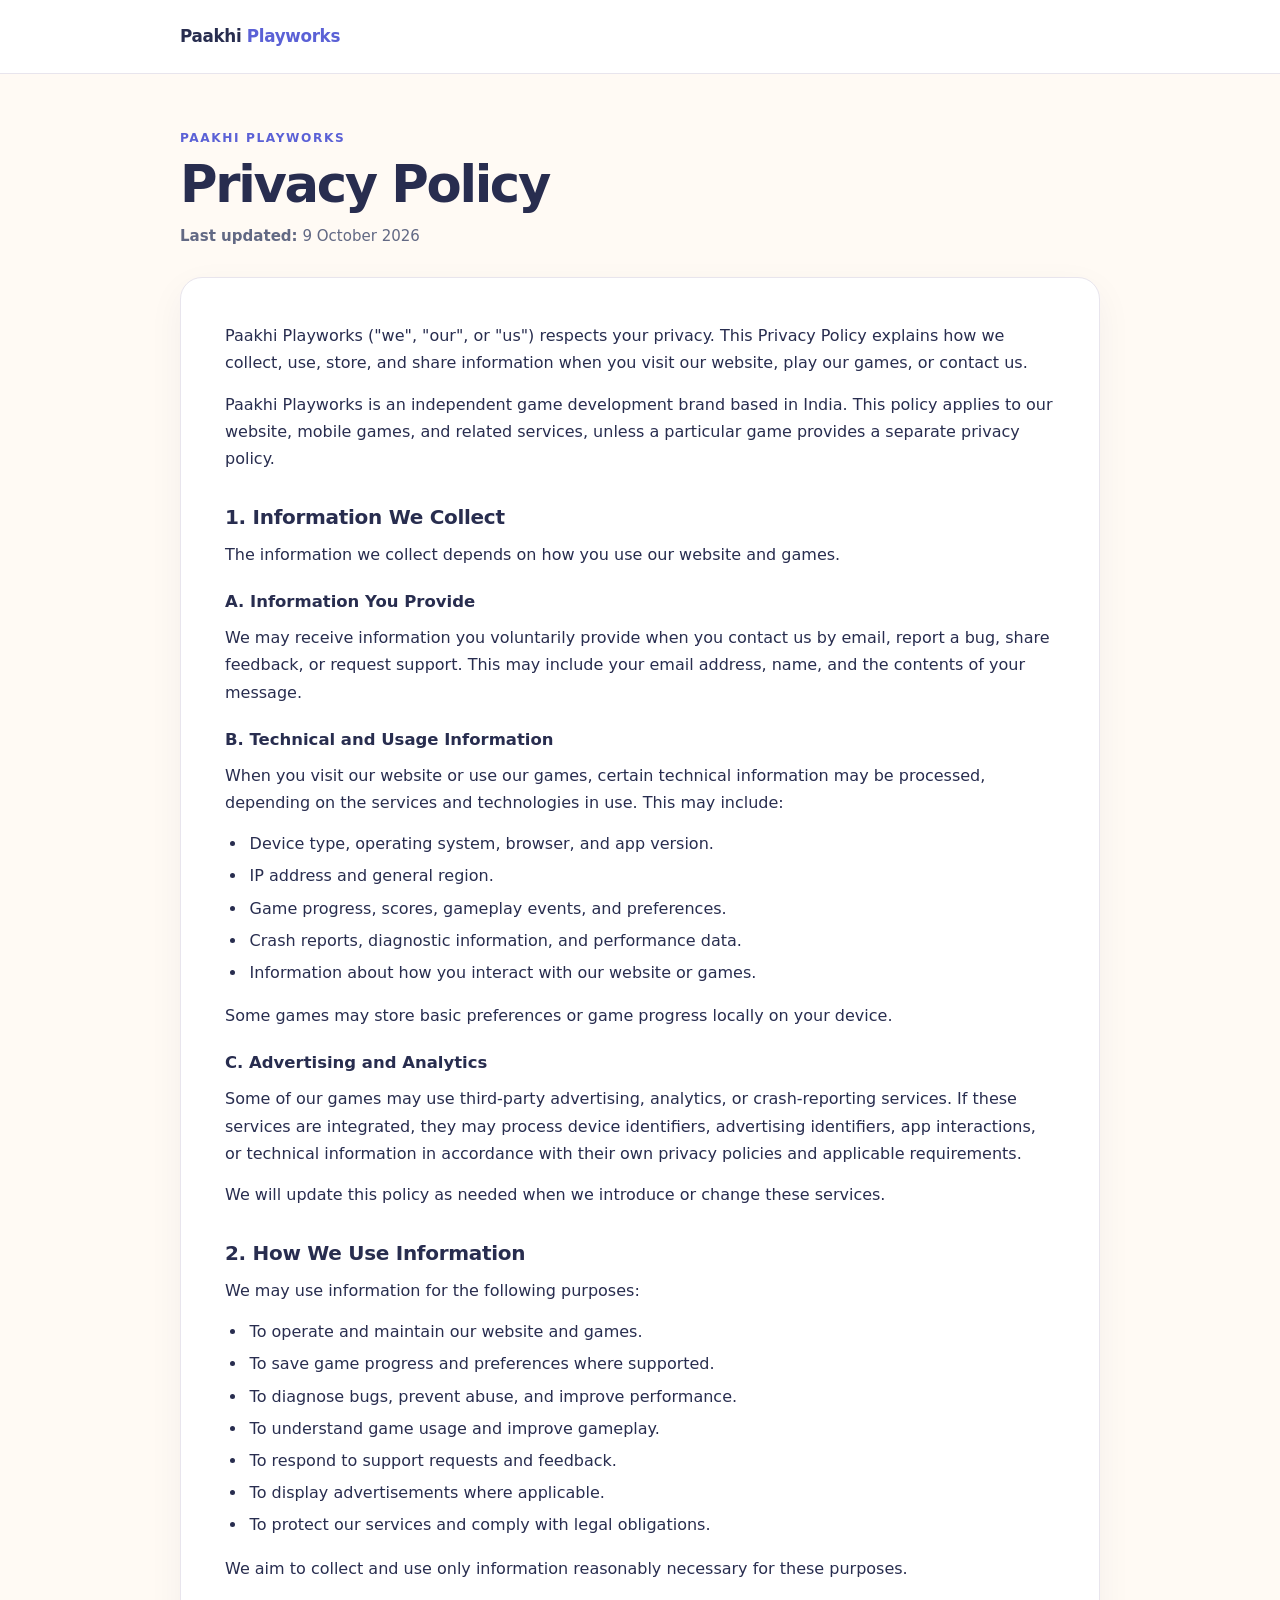
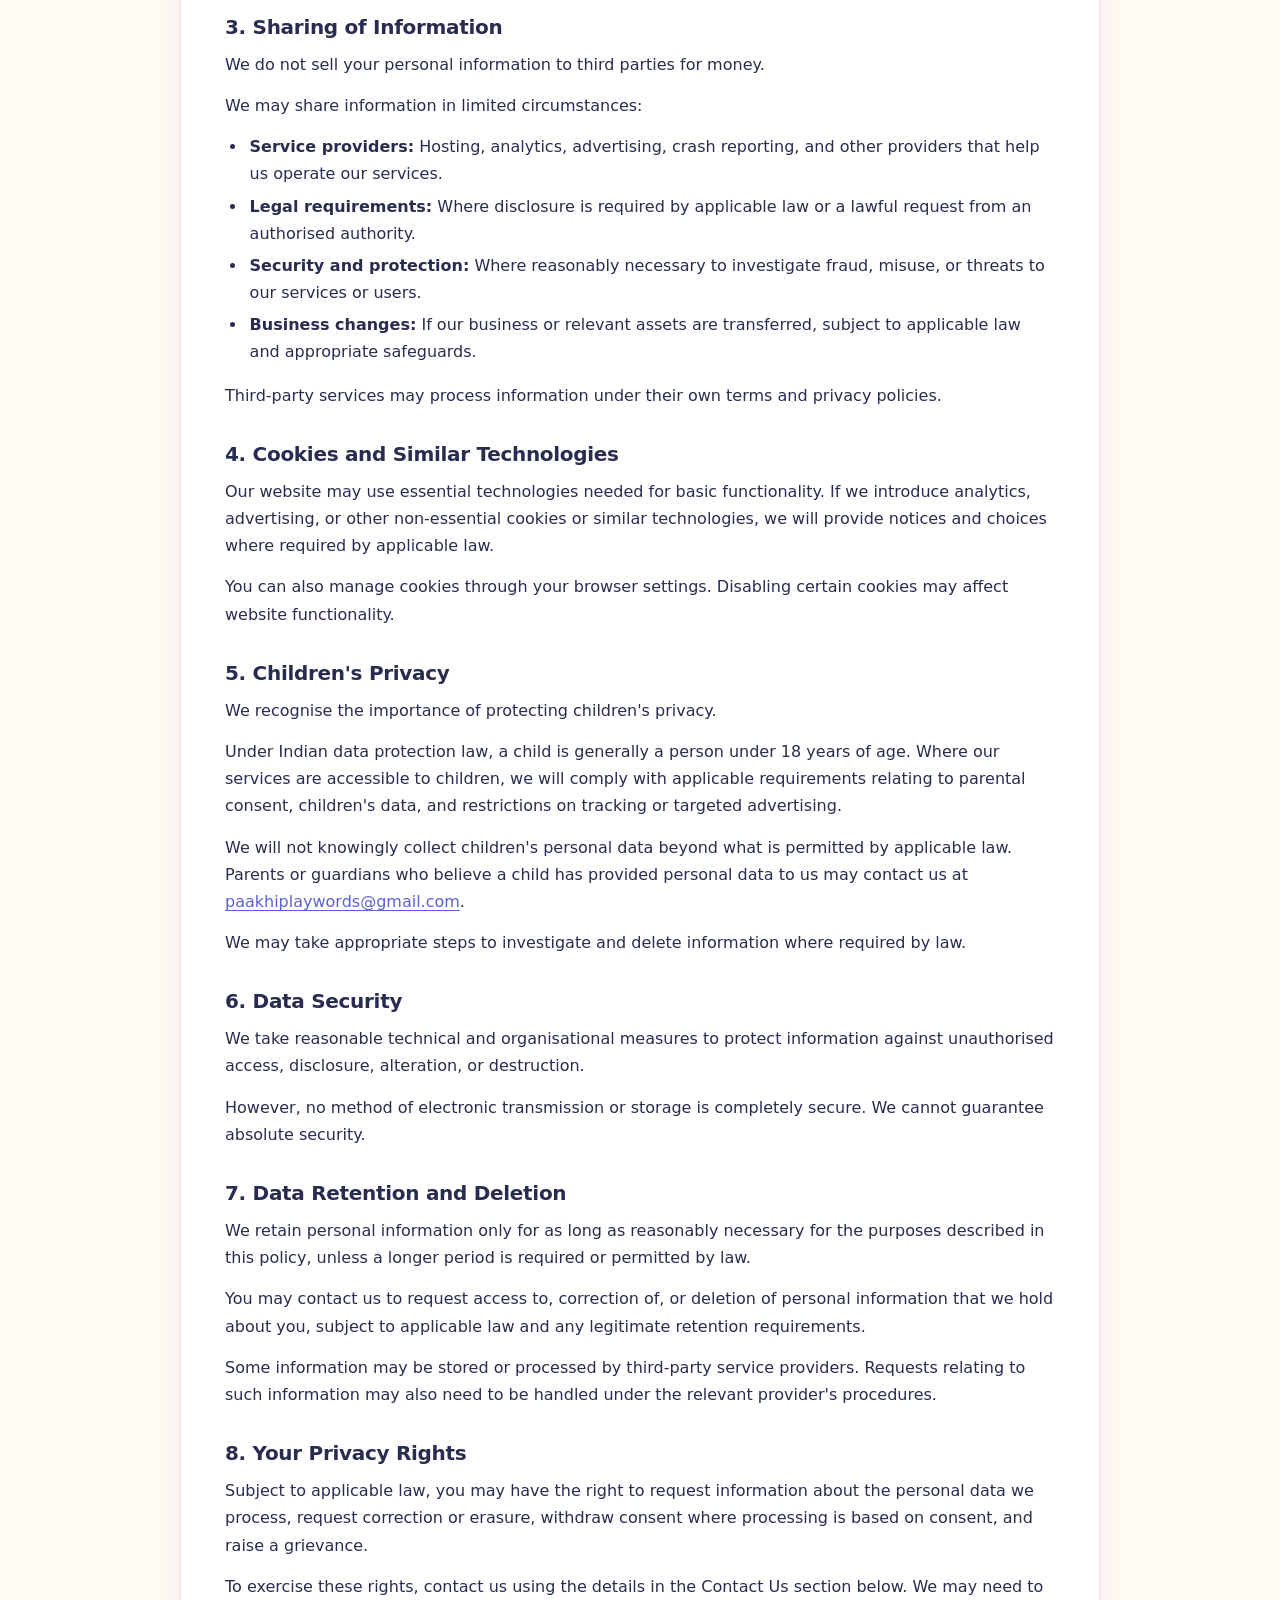
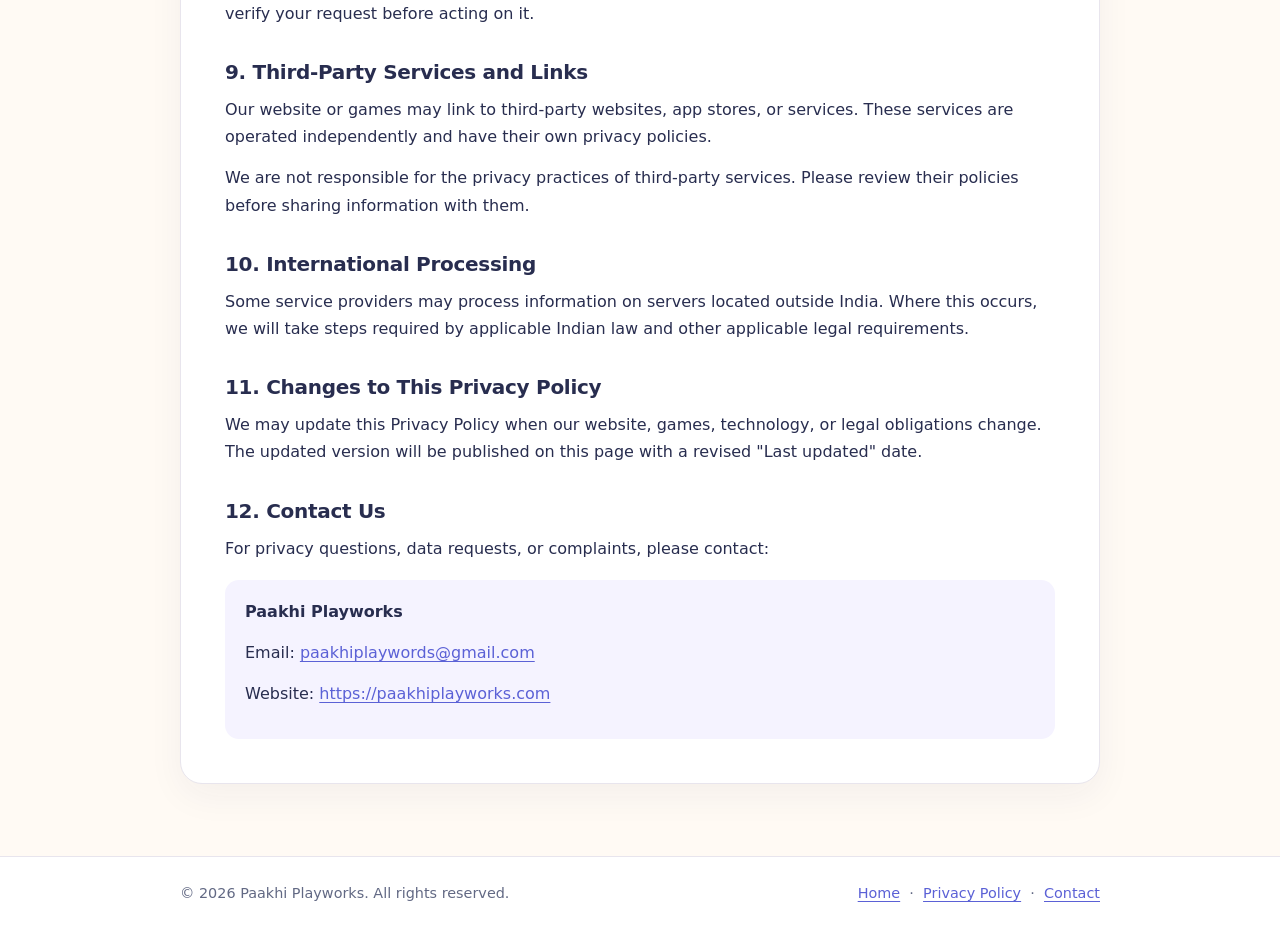
<file: privacy-policy.html>
<!DOCTYPE html>
<html lang="en">
<head>
  <meta charset="UTF-8">
  <meta name="viewport" content="width=device-width, initial-scale=1">
  <meta name="description" content="Privacy Policy for Paakhi Playworks website and games.">
  <title>Privacy Policy | Paakhi Playworks</title>
  <style>
    :root{--ink:#282d4f;--muted:#626984;--accent:#5b61d6;--paper:#fffaf4;--card:#fff;--line:#e8e5ed}
    *{box-sizing:border-box}
    body{margin:0;background:var(--paper);color:var(--ink);font-family:Inter,ui-sans-serif,system-ui,-apple-system,BlinkMacSystemFont,"Segoe UI",sans-serif;line-height:1.7}
    a{color:var(--accent);text-underline-offset:3px}
    a:focus-visible{outline:3px solid #ffad63;outline-offset:3px}
    .site-header{padding:22px 24px;background:#fff;border-bottom:1px solid var(--line)}
    .header-inner,main{width:min(920px,calc(100% - 40px));margin:0 auto}
    .brand{color:var(--ink);font-size:1.05rem;font-weight:800;text-decoration:none;letter-spacing:-.02em}
    .brand span{color:var(--accent)}
    main{padding:54px 0 72px}
    .page-intro{margin-bottom:28px}
    .eyebrow{margin:0 0 8px;color:var(--accent);font-size:.76rem;font-weight:800;letter-spacing:.13em;text-transform:uppercase}
    h1{margin:0 0 10px;font-size:clamp(2rem,5vw,3.2rem);line-height:1.12;letter-spacing:-.045em}
    .updated{color:var(--muted);font-size:.94rem;margin:0}
    .policy-card{padding:clamp(22px,5vw,44px);background:var(--card);border:1px solid var(--line);border-radius:22px;box-shadow:0 12px 36px rgba(40,45,79,.05)}
    h2{margin:32px 0 10px;font-size:1.25rem;line-height:1.35;letter-spacing:-.015em}
    h2:first-child{margin-top:0}
    h3{margin:20px 0 8px;font-size:1.03rem}
    p{margin:0 0 14px}
    ul{padding-left:1.35rem;margin:0 0 16px}
    li{padding-left:3px;margin:5px 0}
    .contact-box{margin-top:18px;padding:18px 20px;border-radius:14px;background:#f5f3ff;overflow-wrap:anywhere}
    .site-footer{padding:24px 0;border-top:1px solid var(--line);background:#fff;color:var(--muted);font-size:.9rem}
    .footer-inner{display:flex;align-items:center;justify-content:space-between;gap:14px;flex-wrap:wrap}
    .footer-inner p{margin:0}
    @media(max-width:600px){main{padding-top:34px}.header-inner,main{width:min(calc(100% - 28px),920px)}.policy-card{border-radius:16px}.footer-inner{align-items:flex-start;flex-direction:column}}
  </style>
</head>
<body>
  <header class="site-header">
    <div class="header-inner">
      <a class="brand" href="index.html" aria-label="Paakhi Playworks home">Paakhi <span>Playworks</span></a>
    </div>
  </header>
  <main>
    <div class="page-intro">
      <p class="eyebrow">Paakhi Playworks</p>
      <h1>Privacy Policy</h1>
      <p class="updated"><strong>Last updated:</strong> 9 October 2026</p>
    </div>
    <article class="policy-card">
      <p>Paakhi Playworks ("we", "our", or "us") respects your privacy. This Privacy Policy explains how we collect, use, store, and share information when you visit our website, play our games, or contact us.</p>
      <p>Paakhi Playworks is an independent game development brand based in India. This policy applies to our website, mobile games, and related services, unless a particular game provides a separate privacy policy.</p>

      <h2>1. Information We Collect</h2>
      <p>The information we collect depends on how you use our website and games.</p>
      <h3>A. Information You Provide</h3>
      <p>We may receive information you voluntarily provide when you contact us by email, report a bug, share feedback, or request support. This may include your email address, name, and the contents of your message.</p>
      <h3>B. Technical and Usage Information</h3>
      <p>When you visit our website or use our games, certain technical information may be processed, depending on the services and technologies in use. This may include:</p>
      <ul><li>Device type, operating system, browser, and app version.</li><li>IP address and general region.</li><li>Game progress, scores, gameplay events, and preferences.</li><li>Crash reports, diagnostic information, and performance data.</li><li>Information about how you interact with our website or games.</li></ul>
      <p>Some games may store basic preferences or game progress locally on your device.</p>
      <h3>C. Advertising and Analytics</h3>
      <p>Some of our games may use third-party advertising, analytics, or crash-reporting services. If these services are integrated, they may process device identifiers, advertising identifiers, app interactions, or technical information in accordance with their own privacy policies and applicable requirements.</p>
      <p>We will update this policy as needed when we introduce or change these services.</p>

      <h2>2. How We Use Information</h2>
      <p>We may use information for the following purposes:</p>
      <ul><li>To operate and maintain our website and games.</li><li>To save game progress and preferences where supported.</li><li>To diagnose bugs, prevent abuse, and improve performance.</li><li>To understand game usage and improve gameplay.</li><li>To respond to support requests and feedback.</li><li>To display advertisements where applicable.</li><li>To protect our services and comply with legal obligations.</li></ul>
      <p>We aim to collect and use only information reasonably necessary for these purposes.</p>

      <h2>3. Sharing of Information</h2>
      <p>We do not sell your personal information to third parties for money.</p>
      <p>We may share information in limited circumstances:</p>
      <ul><li><strong>Service providers:</strong> Hosting, analytics, advertising, crash reporting, and other providers that help us operate our services.</li><li><strong>Legal requirements:</strong> Where disclosure is required by applicable law or a lawful request from an authorised authority.</li><li><strong>Security and protection:</strong> Where reasonably necessary to investigate fraud, misuse, or threats to our services or users.</li><li><strong>Business changes:</strong> If our business or relevant assets are transferred, subject to applicable law and appropriate safeguards.</li></ul>
      <p>Third-party services may process information under their own terms and privacy policies.</p>

      <h2>4. Cookies and Similar Technologies</h2>
      <p>Our website may use essential technologies needed for basic functionality. If we introduce analytics, advertising, or other non-essential cookies or similar technologies, we will provide notices and choices where required by applicable law.</p>
      <p>You can also manage cookies through your browser settings. Disabling certain cookies may affect website functionality.</p>

      <h2>5. Children's Privacy</h2>
      <p>We recognise the importance of protecting children's privacy.</p>
      <p>Under Indian data protection law, a child is generally a person under 18 years of age. Where our services are accessible to children, we will comply with applicable requirements relating to parental consent, children's data, and restrictions on tracking or targeted advertising.</p>
      <p>We will not knowingly collect children's personal data beyond what is permitted by applicable law. Parents or guardians who believe a child has provided personal data to us may contact us at <a href="mailto:paakhiplaywords@gmail.com">paakhiplaywords@gmail.com</a>.</p>
      <p>We may take appropriate steps to investigate and delete information where required by law.</p>

      <h2>6. Data Security</h2>
      <p>We take reasonable technical and organisational measures to protect information against unauthorised access, disclosure, alteration, or destruction.</p>
      <p>However, no method of electronic transmission or storage is completely secure. We cannot guarantee absolute security.</p>

      <h2>7. Data Retention and Deletion</h2>
      <p>We retain personal information only for as long as reasonably necessary for the purposes described in this policy, unless a longer period is required or permitted by law.</p>
      <p>You may contact us to request access to, correction of, or deletion of personal information that we hold about you, subject to applicable law and any legitimate retention requirements.</p>
      <p>Some information may be stored or processed by third-party service providers. Requests relating to such information may also need to be handled under the relevant provider's procedures.</p>

      <h2>8. Your Privacy Rights</h2>
      <p>Subject to applicable law, you may have the right to request information about the personal data we process, request correction or erasure, withdraw consent where processing is based on consent, and raise a grievance.</p>
      <p>To exercise these rights, contact us using the details in the Contact Us section below. We may need to verify your request before acting on it.</p>

      <h2>9. Third-Party Services and Links</h2>
      <p>Our website or games may link to third-party websites, app stores, or services. These services are operated independently and have their own privacy policies.</p>
      <p>We are not responsible for the privacy practices of third-party services. Please review their policies before sharing information with them.</p>

      <h2>10. International Processing</h2>
      <p>Some service providers may process information on servers located outside India. Where this occurs, we will take steps required by applicable Indian law and other applicable legal requirements.</p>

      <h2>11. Changes to This Privacy Policy</h2>
      <p>We may update this Privacy Policy when our website, games, technology, or legal obligations change. The updated version will be published on this page with a revised "Last updated" date.</p>

      <h2>12. Contact Us</h2>
      <p>For privacy questions, data requests, or complaints, please contact:</p>
      <div class="contact-box">
        <p><strong>Paakhi Playworks</strong></p>
        <p>Email: <a href="mailto:paakhiplaywords@gmail.com">paakhiplaywords@gmail.com</a></p>
        <p>Website: <a href="https://paakhiplayworks.com">https://paakhiplayworks.com</a></p>
      </div>
    </article>
  </main>
  <footer class="site-footer">
    <div class="header-inner footer-inner">
      <p>&copy; 2026 Paakhi Playworks. All rights reserved.</p>
      <p><a href="index.html">Home</a> &nbsp;·&nbsp; <a href="privacy-policy.html" aria-current="page">Privacy Policy</a> &nbsp;·&nbsp; <a href="mailto:paakhiplaywords@gmail.com">Contact</a></p>
    </div>
  </footer>
</body>
</html>
</file>
<file: styles.css>
*{box-sizing:border-box}
:root{--ink:#11154f;--blue:#1764ee;--purple:#8b35d8;--coral:#ff5a7c;--cream:#fff8f1;--soft:#f8f5ff}
html{scroll-behavior:smooth;scroll-padding-top:88px}
body{margin:0;font-family:"Nunito",system-ui,sans-serif;color:var(--ink);background:linear-gradient(180deg,#f5f5ff 0%,#fff9f3 70%,#f7f3ff 100%);overflow-x:hidden}
a{color:inherit;text-decoration:none}
.topbar{height:76px;position:sticky;top:0;z-index:20;display:flex;align-items:center;justify-content:space-between;padding:0 clamp(18px,5vw,70px);background:rgba(255,255,255,.88);backdrop-filter:blur(16px);box-shadow:0 4px 24px #253e7910}
.brand{display:flex;align-items:center;gap:9px;font-size:18px;font-weight:1000;line-height:.93;letter-spacing:-.5px;min-width:180px}
.brand-mark{width:39px;height:39px;display:grid;place-items:center;border-radius:13px;overflow:hidden;transform:rotate(-5deg);background:#e5f5ff}
.brand-mark img{width:100%;height:100%;object-fit:cover}
.nav-links{display:flex;gap:clamp(18px,3vw,42px);font-weight:800;font-size:15px}
.nav-links a{padding:9px 0;position:relative}
.nav-links a:hover,.nav-links a.active{color:var(--blue)}
.nav-links a.active:after{content:"";position:absolute;height:3px;border-radius:5px;background:var(--blue);bottom:0;left:0;right:0}
.play-button{display:inline-flex;align-items:center;justify-content:center;gap:10px;padding:14px 23px;border:0;border-radius:999px;color:white;font:800 15px "Nunito",sans-serif;background:linear-gradient(100deg,#2679ff,#1254df);box-shadow:0 9px 20px #1264ee35;transition:transform .2s,box-shadow .2s;cursor:pointer}
.play-button:hover{transform:translateY(-3px);box-shadow:0 13px 26px #1264ee4a}
.top-play{padding:11px 18px;font-size:13px}.play-triangle{font-size:17px;color:#ffed6c;text-shadow:1px 1px #ff5d6e}.menu-toggle{display:none;background:#fff;border:0;font-size:25px;color:var(--ink)}
.hero{position:relative;min-height:555px;display:flex;align-items:center;padding:55px clamp(22px,6.5vw,88px) 75px;isolation:isolate;overflow:hidden;background:linear-gradient(110deg,#eaf4ff 0%,#f8f4ff 45%,#d9efff 100%)}
.hero-sky{position:absolute;inset:0;z-index:-3;background:radial-gradient(ellipse at 14% 17%,#fff 0 3%,transparent 22%),radial-gradient(ellipse at 47% 7%,#fff9 0 2%,transparent 20%),linear-gradient(135deg,#c5e7ff,#f9f4ff 54%,#b9e4ff)}
.hero-copy{position:relative;z-index:3;max-width:560px;margin-top:-8px}
.eyebrow,.section-kicker{font-size:11px;font-weight:1000;letter-spacing:2px;color:#5871ad;text-transform:uppercase}
.eyebrow{display:inline-flex;align-items:center;gap:8px;padding:8px 12px;border:1px solid #ffffffc9;border-radius:999px;background:#ffffff8a;margin-bottom:18px}.sparkle{color:#ff9c35;font-size:16px}
h1{font-size:clamp(46px,6vw,72px);line-height:.98;letter-spacing:-3px;margin:0 0 18px;font-weight:1000}
.rainbow{background:linear-gradient(90deg,#0875f8 0%,#7b35df 35%,#ff4e8c 62%,#ff8b25 100%);-webkit-background-clip:text;background-clip:text;color:transparent}
.hero-copy>p{font-size:17px;line-height:1.55;font-weight:700;color:#27305e;margin:0 0 24px}
.hero-button{padding:16px 25px;font-size:16px}.button-arrow{margin-left:8px;font-size:18px}
.hero-proof{margin-top:22px;font-size:13px;font-weight:800;color:#4c6193}.hero-proof span{margin-right:5px}
.hero-art{position:absolute;z-index:-1;right:-1%;top:0;width:61%;height:100%;background-image:linear-gradient(90deg,#d9eaff00,#d9eaff00),url("assets/hero-world.jpg");background-size:cover;background-position:52% 44%;clip-path:ellipse(73% 78% at 64% 48%);opacity:.97}
.floating-chip{position:absolute;z-index:2;background:#ffffffd9;backdrop-filter:blur(8px);border:1px solid #fff;border-radius:16px;padding:11px 15px;box-shadow:0 8px 22px #2a4a8c18;font-size:12px;font-weight:900;animation:bob 4s ease-in-out infinite}
.chip-one{right:8%;top:20%}.chip-two{right:13%;bottom:15%;animation-delay:-2s}
@keyframes bob{0%,100%{transform:translateY(0) rotate(-2deg)}50%{transform:translateY(-9px) rotate(1deg)}}
.cloud{position:absolute;bottom:-33px;width:220px;height:85px;background:#fff9;border-radius:100px;filter:blur(1px);z-index:1}.cloud:before,.cloud:after{content:"";position:absolute;background:inherit;border-radius:50%}.cloud:before{width:110px;height:100px;left:28px;top:-37px}.cloud:after{width:135px;height:115px;right:16px;top:-50px}.cloud-left{left:-50px}.cloud-right{right:-70px}
.games-section{position:relative;z-index:4;margin:-20px auto 0;padding:22px clamp(18px,3.8vw,52px) 36px;max-width:1440px}
.section-heading{text-align:center;margin-bottom:24px}.section-heading h2{font-size:clamp(32px,4vw,43px);letter-spacing:-1.5px;line-height:1;margin:9px 0 6px;font-weight:1000}.heading-star{font-size:22px;color:#ffad31;vertical-align:top}.section-heading p{margin:0;color:#7780a7;font-size:16px;font-weight:700}
.game-grid{display:grid;grid-template-columns:repeat(6,minmax(0,1fr));gap:13px}
.game-card{background:rgba(255,255,255,.86);border:1px solid #ffffff;border-radius:21px;overflow:hidden;box-shadow:0 9px 24px #26335c0b;transition:transform .22s,box-shadow .22s;min-width:0}
.game-card:hover{transform:translateY(-7px) rotate(-.4deg);box-shadow:0 18px 32px #26335c18}
.game-art{height:auto;aspect-ratio:1/1.08;position:relative;overflow:hidden;background:#e8eaff;border-radius:17px;margin:7px}
.game-art img{width:100%;height:100%;object-fit:cover;display:block;transition:transform .4s}.game-card:hover .game-art img{transform:scale(1.06)}
.card-sticker{position:absolute;top:8px;left:7px;padding:5px 7px;background:#fff3a8;color:#392761;font-size:8px;font-weight:1000;letter-spacing:.7px;border-radius:6px;transform:rotate(-5deg);box-shadow:0 2px 5px #10104020}
.card-seating .card-sticker{background:#bdf7dc}.card-grid .card-sticker{background:#c9e6ff}.card-series .card-sticker{background:#ffd2e1}.card-cryptic .card-sticker{background:#e3d2ff}.card-more .card-sticker{background:#ffe1b8}
.game-info{text-align:center;padding:2px 7px 13px}.game-info h3{font-size:clamp(13px,1.25vw,16px);margin:5px 0 2px;font-weight:1000;letter-spacing:-.3px}.game-info p{font-size:clamp(10px,.95vw,12px);margin:0;min-height:20px;font-weight:700;color:#5d6387}
.launch-button{border:0;border-radius:999px;background:#eee9ff;color:#1460ed;width:62px;height:34px;margin-top:10px;font-size:15px;cursor:pointer;transition:background .2s,transform .2s}.launch-button:hover{background:#dce8ff;transform:scale(1.06)}
.promise-section{max-width:1320px;margin:0 auto 36px;padding:16px clamp(20px,4vw,50px);display:grid;grid-template-columns:repeat(4,1fr);gap:10px}
.promise{position:relative;text-align:center;border-radius:22px;padding:14px 12px 18px;background:#ffffff8c;border:1px solid #fff;box-shadow:0 7px 20px #27325a06}
.promise-icon{width:60px;height:60px;border-radius:50%;margin:0 auto 7px;display:grid;place-items:center;font-size:29px;box-shadow:0 5px 15px #22224410;background:#fff}.bulb{background:#fff4d5}.gamepad{background:#e3eaff}.sprout{background:#e1f8e7}.heart{background:#ffe6ec}
.promise h3{font-size:17px;line-height:1.1;margin:0 0 8px;font-weight:1000}.promise p{font-size:12px;line-height:1.5;margin:0;color:#515b82;font-weight:700}
.adventure{position:relative;min-height:310px;margin-top:0;display:grid;place-items:center;overflow:hidden;background:#d9edff;isolation:isolate}
.adventure-art{position:absolute;inset:0;z-index:-2;background:url("assets/footer-world.jpg") center 56%/cover no-repeat;filter:saturate(1.08)}
.adventure:before{content:"";position:absolute;inset:0;z-index:-1;background:linear-gradient(90deg,#f4f7ff20,#fff8f1c9 36%,#fff8f1d9 64%,#e6f6ff12)}
.adventure-content{text-align:center;padding:37px 20px;max-width:600px}.adventure-content h2{font-size:clamp(29px,4vw,40px);letter-spacing:-1.2px;line-height:1.04;margin:9px 0 11px;font-weight:1000}.adventure-content p{font-size:15px;font-weight:700;margin:0 0 18px;color:#32365e}.download-button{padding:15px 25px;font-size:15px}.adventure-content small{display:block;margin-top:12px;color:#69739a;font-size:11px;font-weight:800}
footer{display:flex;align-items:center;justify-content:space-between;gap:18px;padding:24px clamp(20px,5vw,70px);font-size:12px;color:#6a7092;font-weight:700;background:#fff9f5}
.footer-brand{font-size:15px;font-weight:1000;color:var(--ink)}footer div{display:flex;gap:18px}footer a:hover{color:var(--blue)}
.modal{position:fixed;inset:0;background:#11154f80;backdrop-filter:blur(7px);z-index:50;display:grid;place-items:center;padding:20px}.modal[hidden]{display:none}.modal-box{position:relative;max-width:390px;width:100%;text-align:center;background:#fffaf7;border-radius:28px;padding:32px 26px;box-shadow:0 25px 80px #080d4433;animation:pop .22s ease-out}.modal-emoji{font-size:44px}.modal-box h2{font-size:30px;margin:6px 0}.modal-box p:not(.section-kicker){color:#63698b;font-weight:700}.modal-close{position:absolute;right:15px;top:12px;border:0;background:#f0edff;border-radius:50%;width:34px;height:34px;font-size:24px;cursor:pointer;color:var(--ink)}.modal-ok{margin-top:10px}@keyframes pop{from{opacity:0;transform:scale(.94)}to{opacity:1;transform:scale(1)}}
@media(min-width:1400px){.hero{min-height:620px}.hero-copy{max-width:600px}.hero-art{width:62%}.games-section{padding-top:28px}.game-grid{gap:17px}}
@media(max-width:900px){.topbar{padding:0 22px}.brand{min-width:0}.nav-links{gap:20px}.top-play{font-size:12px;padding:10px 13px}.hero{min-height:520px;padding-left:35px}.hero-copy{max-width:52%}.hero-art{width:65%;right:-8%;opacity:.8}.floating-chip{display:none}.game-grid{grid-template-columns:repeat(3,minmax(0,1fr));gap:14px}.game-info h3{font-size:16px}.game-info p{font-size:12px}.promise-section{margin-bottom:25px}}
@media(max-width:600px){.topbar{height:66px;padding:0 16px}.brand{font-size:16px}.brand-mark{width:34px;height:34px}.menu-toggle{display:block;margin-left:auto;margin-right:12px}.nav-links{display:none;position:absolute;top:66px;left:0;right:0;background:#fff;padding:18px 22px;box-shadow:0 14px 18px #1c26551a;flex-direction:column;gap:12px}.nav-links.open{display:flex}.nav-links a.active:after{right:auto;width:35px}.top-play{font-size:11px;padding:9px 12px;gap:5px}.top-play .play-triangle{font-size:13px}
.hero{min-height:620px;align-items:flex-start;padding:42px 23px 255px}.hero-copy{max-width:100%;margin:0}.eyebrow{font-size:9px;margin-bottom:15px}h1{font-size:clamp(44px,12vw,62px);letter-spacing:-2.5px}.hero-copy>p{font-size:15px;max-width:330px}.desktop-only{display:none}.hero-button{padding:14px 19px;font-size:14px}.hero-art{top:auto;bottom:-10px;right:-17%;width:118%;height:340px;clip-path:ellipse(77% 72% at 60% 58%);background-position:58% 48%;opacity:.9}.cloud{bottom:-45px}.games-section{margin-top:-7px;padding:25px 15px 24px}.section-heading{margin-bottom:19px}.section-heading h2{font-size:34px}.section-heading p{font-size:14px}.game-grid{grid-template-columns:repeat(2,minmax(0,1fr));gap:12px}.game-art{margin:6px;aspect-ratio:1/1}.game-info{padding-bottom:11px}.game-info h3{font-size:15px}.game-info p{font-size:11px}.launch-button{margin-top:8px;height:32px;width:58px}.card-sticker{font-size:7px}
.promise-section{grid-template-columns:repeat(2,1fr);padding:8px 15px 24px;gap:10px}.promise{padding:13px 8px 15px}.promise-icon{width:52px;height:52px;font-size:25px}.promise h3{font-size:16px}.promise p{font-size:11px}
.adventure{min-height:350px}.adventure-art{background-position:52% center}.adventure:before{background:#fff8f1b5}.adventure-content{padding:38px 20px}.adventure-content h2{font-size:34px}.adventure-content p{font-size:13px}.download-button{padding:14px 19px}
footer{flex-direction:column;text-align:center;padding:22px 15px;gap:10px}footer div{gap:16px}
}
@media(prefers-reduced-motion:reduce){*,*:before,*:after{scroll-behavior:auto!important;animation:none!important;transition:none!important}}

/* ---- Live game badge + Play Store link (Seating Chart) ---- */
.game-card.is-live{box-shadow:0 0 0 2px #16a34a38,0 12px 28px #16a34a1f}
.game-card.is-live:hover{box-shadow:0 0 0 2px #16a34a55,0 18px 34px #16a34a2e}
.live-badge{position:absolute;top:8px;right:8px;z-index:2;display:inline-flex;align-items:center;gap:6px;padding:5px 10px;border-radius:999px;background:#16a34a;color:#fff;font-size:10px;font-weight:1000;letter-spacing:1px;text-transform:uppercase;box-shadow:0 4px 12px #16a34a59}
.live-dot{width:7px;height:7px;border-radius:50%;background:#fff;animation:live-pulse 1.4s ease-in-out infinite}
@keyframes live-pulse{0%,100%{opacity:1;transform:scale(1)}50%{opacity:.35;transform:scale(.75)}}
a.launch-button{display:inline-grid;place-items:center;text-decoration:none}
@media(max-width:600px){.live-badge{font-size:9px;padding:4px 8px;top:7px;right:7px}}

/* ---- Developer page link under "Get on Google Play" ---- */
.dev-link{display:inline-block;margin-top:14px;font-size:13px;font-weight:900;color:var(--blue);border-bottom:2px solid #1764ee40;padding-bottom:2px;transition:color .2s,border-color .2s}
.dev-link:hover{color:var(--purple);border-color:var(--purple)}

/* ======== SEO/GEO build: home shelves, product page, blog ======== */
.game-info h4{font-size:clamp(13px,1.25vw,16px);margin:5px 0 2px;font-weight:1000;letter-spacing:-.3px}
.section-heading p.studio-line{max-width:660px;margin:12px auto 0;font-size:15px;line-height:1.6;color:#4c5680}
.studio-line a,.text-link{color:var(--blue);font-weight:900;border-bottom:2px solid #1764ee40;transition:color .2s,border-color .2s}
.studio-line a:hover,.text-link:hover{color:var(--purple);border-color:var(--purple)}
.shelf-title{display:flex;align-items:center;gap:12px;margin:30px 0 14px;font-size:13px;font-weight:1000;letter-spacing:2px;text-transform:uppercase;color:#5871ad}
.shelf-title:after{content:"";flex:1;height:1px;background:#d9defa}
.shelf-title.live{color:#12803a}
.game-info p.card-desc,.card-desc{font-size:11px;line-height:1.45;font-weight:600;color:#6a7092;margin:7px 0 0;min-height:0}
.featured-card{display:grid;grid-template-columns:minmax(190px,300px) 1fr;gap:clamp(14px,3vw,34px);align-items:center;padding:8px;border-radius:26px}
.featured-card .game-art{margin:0;aspect-ratio:1/1;border-radius:20px}
.featured-body{padding:6px clamp(8px,2vw,24px) 6px 0}
.featured-body h4{font-size:clamp(24px,3vw,34px);letter-spacing:-1.2px;line-height:1.05;margin:0 0 10px;font-weight:1000}
.featured-body p.card-desc{font-size:clamp(14px,1.4vw,16px);line-height:1.6;font-weight:700;color:#3d4572;margin:0 0 14px}
.featured-facts{list-style:none;display:flex;flex-wrap:wrap;gap:8px;margin:0 0 18px;padding:0}
.featured-facts li{padding:6px 12px;border-radius:999px;background:#e8f7ee;color:#12803a;font-size:12px;font-weight:900}
.cta-row{display:flex;flex-wrap:wrap;gap:14px 20px;align-items:center}
.game-grid.soon{grid-template-columns:repeat(5,minmax(0,1fr))}
.game-card.soon .launch-button{opacity:.9}

/* generic page shell */
.page{max-width:1040px;margin:0 auto;padding:40px clamp(18px,4vw,40px) 72px}
.breadcrumb{font-size:13px;font-weight:800;color:#6a7092;margin-bottom:20px}
.breadcrumb a:hover{color:var(--blue)}.breadcrumb span{margin:0 7px;opacity:.55}
.product-hero{display:grid;grid-template-columns:minmax(220px,340px) 1fr;gap:clamp(22px,4vw,52px);align-items:center}
.product-hero .game-art{margin:0;border-radius:28px;aspect-ratio:1/1;box-shadow:0 18px 40px #26335c1f}
.product-hero h1{font-size:clamp(34px,5vw,54px);letter-spacing:-2px;line-height:1.02;margin:10px 0 16px}
.lead{font-size:18px;line-height:1.65;font-weight:700;color:#27305e;margin:0 0 24px}
.facts{display:grid;grid-template-columns:repeat(auto-fit,minmax(150px,1fr));gap:12px;margin:40px 0 0;padding:0}
.facts div{background:#ffffffc4;border:1px solid #fff;border-radius:18px;padding:14px 16px;box-shadow:0 7px 20px #27325a0a}
.facts dt{font-size:11px;letter-spacing:1.5px;text-transform:uppercase;color:#5871ad;font-weight:1000;margin:0 0 4px}
.facts dd{margin:0;font-size:17px;font-weight:900}
.block{margin-top:50px}
.block h2{font-size:clamp(26px,3.4vw,34px);letter-spacing:-1px;line-height:1.1;margin:0 0 12px;font-weight:1000}
.block p,.block li{font-size:16.5px;line-height:1.7;font-weight:600;color:#33396a}
.block ul{padding-left:22px;margin:10px 0}
.shots{display:grid;grid-template-columns:repeat(auto-fit,minmax(170px,1fr));gap:14px;margin:18px 0 0;padding:0;list-style:none}
.shots figure{margin:0}.shots img{width:100%;height:auto;display:block;border-radius:18px;box-shadow:0 12px 28px #26335c1c;background:#e8eaff}
.example{display:inline-block;margin:4px 0;padding:10px 16px;border-radius:14px;background:#fff;border:1px solid #e4e8ff;font-weight:900;font-size:17px;letter-spacing:.3px;color:var(--ink)}

/* blog */
.article{max-width:760px;margin:0 auto}
.article h1{font-size:clamp(32px,5vw,46px);letter-spacing:-1.8px;line-height:1.06;margin:6px 0 14px;font-weight:1000}
.byline{font-size:14px;font-weight:800;color:#6a7092;margin:0 0 30px}
.article h2{font-size:clamp(25px,3.2vw,32px);letter-spacing:-1px;line-height:1.12;margin:46px 0 12px;font-weight:1000}
.article h3{font-size:21px;margin:28px 0 8px;font-weight:1000;letter-spacing:-.3px}
.article p,.article li{font-size:17.5px;line-height:1.75;font-weight:600;color:#2c3263}
.article p{margin:0 0 16px}.article ul{padding-left:22px;margin:0 0 18px}.article li{margin-bottom:8px}
.article a{color:var(--blue);font-weight:800;border-bottom:2px solid #1764ee33}.article a:hover{color:var(--purple);border-color:var(--purple)}
.article .opener{font-size:22px;line-height:1.5;font-weight:800;color:var(--ink)}
.post-card{display:block;background:#ffffffd1;border:1px solid #fff;border-radius:24px;padding:24px 26px;box-shadow:0 10px 28px #26335c10;transition:transform .2s,box-shadow .2s}
.post-card:hover{transform:translateY(-4px);box-shadow:0 18px 36px #26335c1c}
.post-card h2{font-size:clamp(22px,3vw,28px);letter-spacing:-.8px;line-height:1.15;margin:8px 0 10px;font-weight:1000}
.post-card p{margin:0 0 12px;font-size:15.5px;line-height:1.6;font-weight:600;color:#4c5680}
.post-meta{font-size:12px;font-weight:900;letter-spacing:1.5px;text-transform:uppercase;color:#5871ad}

@media(max-width:900px){
  .game-grid.soon{grid-template-columns:repeat(3,minmax(0,1fr))}
  .game-info h4{font-size:16px}
  .product-hero{grid-template-columns:minmax(180px,260px) 1fr}
}
@media(max-width:600px){
  .game-grid.soon{grid-template-columns:repeat(2,minmax(0,1fr))}
  .game-info h4{font-size:15px}
  .featured-card{grid-template-columns:1fr}
  .featured-body{padding:4px 8px 10px}
  .product-hero{grid-template-columns:1fr}
  .product-hero .game-art{max-width:320px}
  .page{padding-top:28px}
  .article p,.article li{font-size:16.5px}
}
</file>
